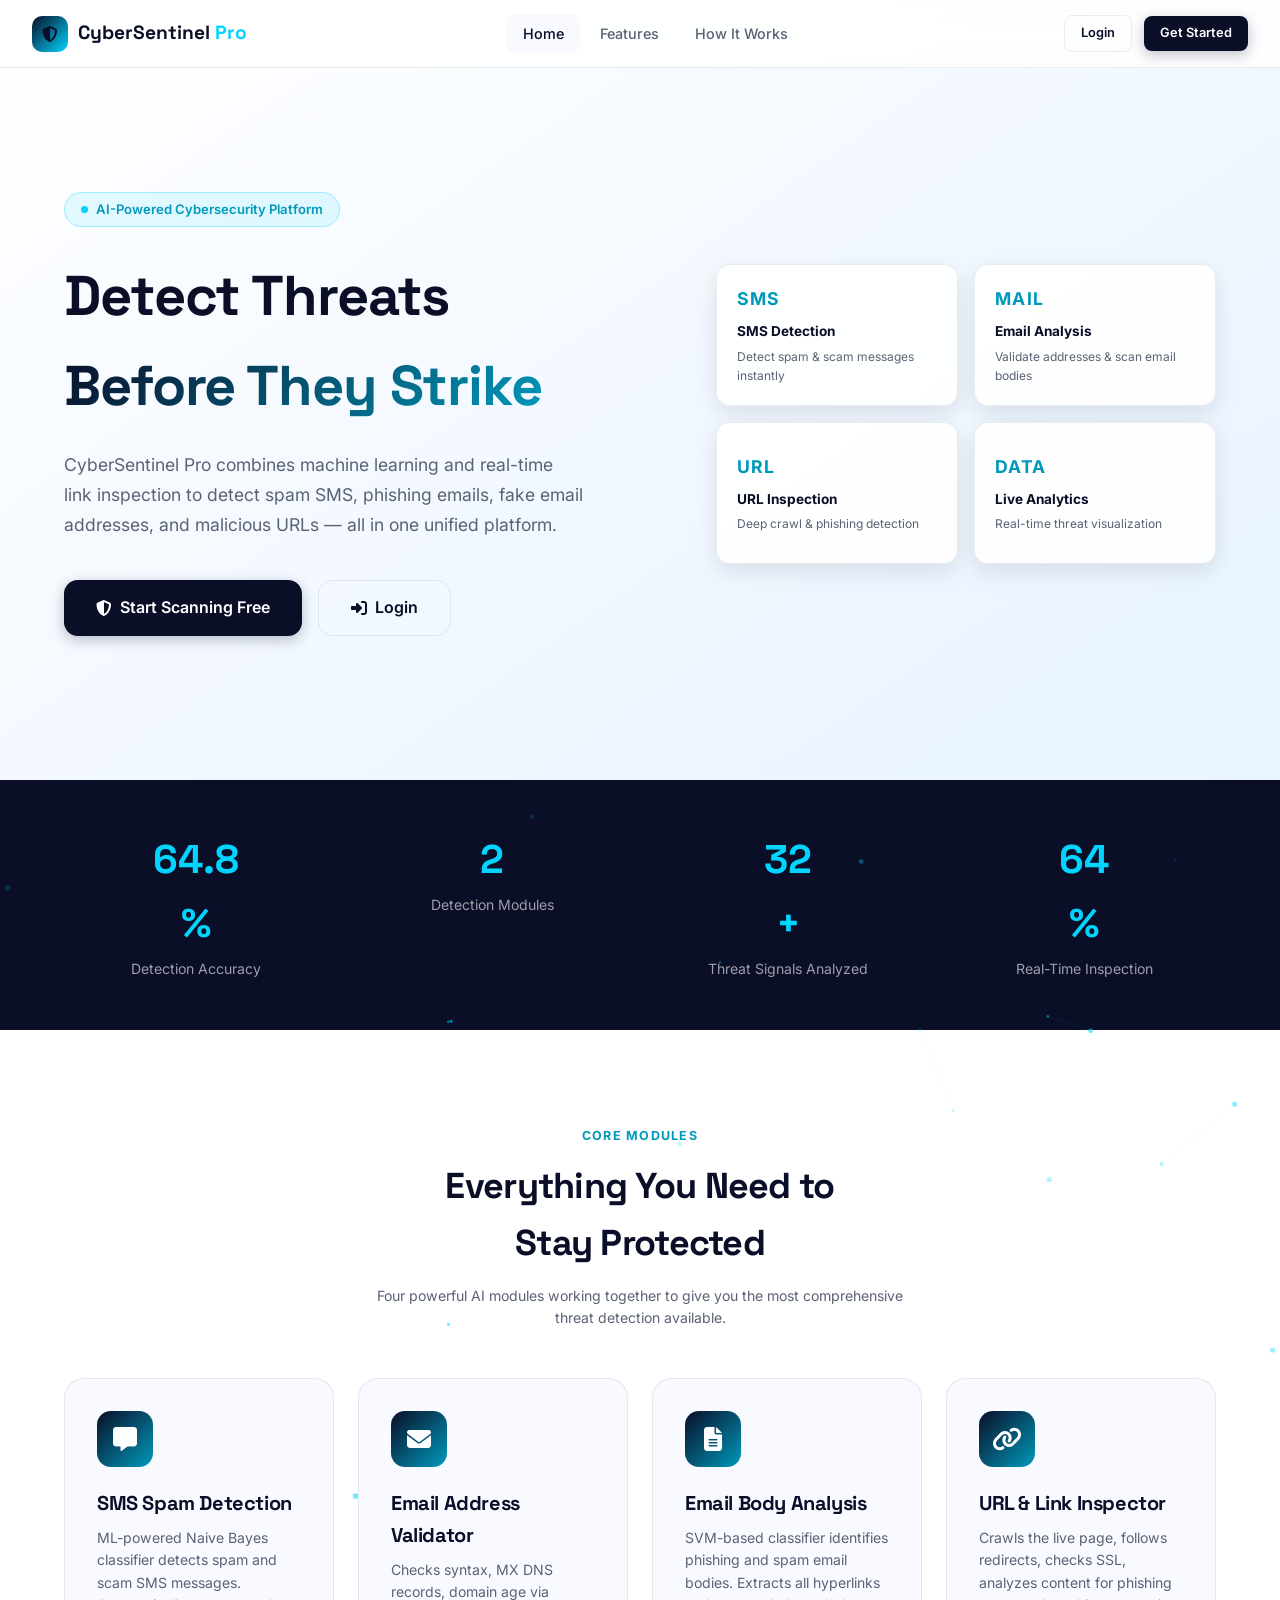
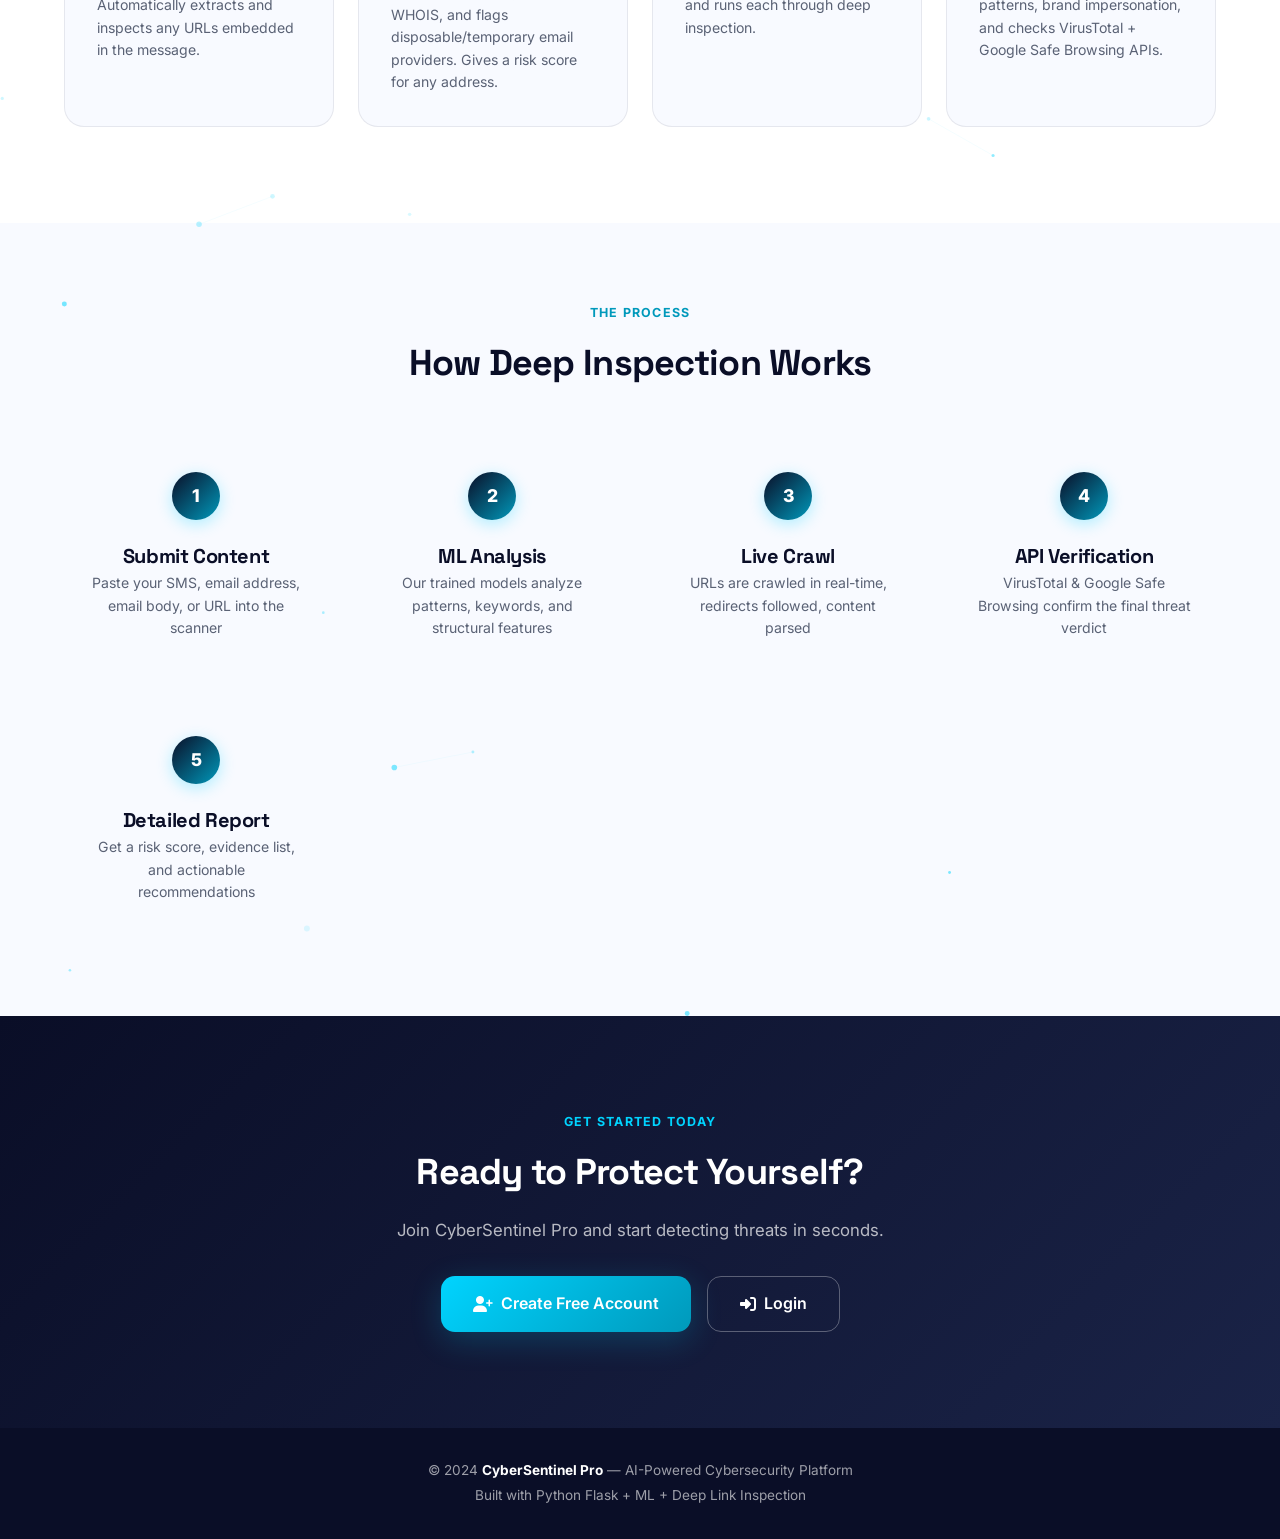
<file: frontend/index.html>
<!DOCTYPE html>
<html lang="en">
<head>
  <meta charset="UTF-8">
  <meta name="viewport" content="width=device-width, initial-scale=1.0">
  <title>CyberSentinel Pro — AI-Powered Threat Detection</title>
  <link rel="stylesheet" href="assets/css/main.css">
  <link rel="stylesheet" href="https://cdnjs.cloudflare.com/ajax/libs/font-awesome/6.5.0/css/all.min.css">
  <style>
    /* ── Hero ── */
    .hero {
      position: relative;
      min-height: min(780px, 100vh);
      display: flex;
      align-items: center;
      overflow: hidden;
      background: linear-gradient(145deg, #fff 0%, #f0f7ff 60%, #e8f4ff 100%);
    }
    .hero .container {
      width: 100%;
      display: grid;
      grid-template-columns: minmax(0, 1.08fr) minmax(380px, 0.92fr);
      align-items: center;
      gap: clamp(2rem, 5vw, 5rem);
      padding-top: 7rem;
      padding-bottom: 4rem;
    }
    .hero-content {
      position: relative;
      z-index: 1;
      max-width: 680px;
    }
    .hero-badge {
      display: inline-flex;
      align-items: center;
      gap: 8px;
      padding: 6px 16px;
      background: rgba(0,212,255,0.1);
      border: 1px solid rgba(0,212,255,0.3);
      border-radius: 100px;
      font-size: 0.82rem;
      font-weight: 600;
      color: var(--blue-dark);
      margin-bottom: 1.5rem;
      animation: fadeInDown 0.6s ease;
    }
    .hero-badge .dot {
      width: 7px; height: 7px;
      background: var(--blue);
      border-radius: 50%;
      animation: dotPulse 1.5s ease-in-out infinite;
    }
    @keyframes dotPulse {
      0%, 100% { transform: scale(1); opacity: 1; }
      50% { transform: scale(1.5); opacity: 0.6; }
    }
    .hero h1 {
      margin-bottom: 1.25rem;
      animation: fadeInUp 0.7s ease 0.1s both;
    }
    .hero-sub {
      font-size: 1.1rem;
      color: var(--text-secondary);
      max-width: 520px;
      margin-bottom: 2.5rem;
      line-height: 1.7;
      animation: fadeInUp 0.7s ease 0.2s both;
    }
    .hero-actions {
      display: flex;
      gap: 1rem;
      flex-wrap: wrap;
      animation: fadeInUp 0.7s ease 0.3s both;
    }
    .hero-visual {
      position: absolute;
      right: -5%;
      top: 50%;
      transform: translateY(-50%);
      width: 50%;
      max-width: 600px;
      z-index: 0;
      opacity: 0.06;
    }
    .hero-float {
      position: relative;
      width: 100%;
      max-width: 520px;
      justify-self: end;
      display: grid;
      grid-template-columns: 1fr 1fr;
      gap: 1rem;
      z-index: 1;
      animation: fadeInRight 0.8s ease 0.4s both;
    }
    .hero-card {
      background: rgba(255,255,255,0.9);
      backdrop-filter: blur(10px);
      border: 1px solid var(--border-soft);
      border-radius: var(--radius-md);
      padding: 1.25rem;
      box-shadow: var(--shadow-md);
      transition: transform 0.4s ease;
    }
    .hero-card:hover { transform: translateY(-6px); }
    .hero-card { min-height: 142px; display: flex; flex-direction: column; justify-content: center; }
    .hero-card-icon { font-size: 1.1rem; font-weight: 700; letter-spacing: 0.08em; color: var(--blue-dark); margin-bottom: 0.5rem; }
    .hero-card-title { font-size: 0.85rem; font-weight: 700; margin-bottom: 0.25rem; }
    .hero-card-desc { font-size: 0.75rem; color: var(--text-secondary); }

    /* ── Features ── */
    .section-label {
      font-size: 0.78rem;
      font-weight: 700;
      letter-spacing: 0.1em;
      text-transform: uppercase;
      color: var(--blue-dark);
      margin-bottom: 0.75rem;
    }
    .features { padding: 6rem 0; }
    .features-grid {
      display: grid;
      grid-template-columns: repeat(auto-fit, minmax(260px, 1fr));
      gap: 1.5rem;
      margin-top: 3rem;
    }
    .feature-card {
      padding: 2rem;
      border-radius: var(--radius-lg);
      border: 1px solid var(--border-soft);
      background: var(--bg-card);
      transition: all var(--transition);
      position: relative;
      overflow: hidden;
    }
    .feature-card::before {
      content: '';
      position: absolute;
      top: 0; left: 0; right: 0;
      height: 3px;
      background: linear-gradient(90deg, var(--navy), var(--blue));
      transform: scaleX(0);
      transition: transform var(--transition);
    }
    .feature-card:hover::before { transform: scaleX(1); }
    .feature-card:hover { transform: translateY(-6px); box-shadow: var(--shadow-lg); }
    .feature-icon {
      width: 56px; height: 56px;
      border-radius: var(--radius-md);
      background: linear-gradient(135deg, var(--navy), var(--blue-dark));
      display: flex; align-items: center; justify-content: center;
      font-size: 1.5rem;
      margin-bottom: 1.25rem;
      color: #fff;
    }

    /* ── Stats bar ── */
    .stats-bar {
      background: var(--navy);
      color: #fff;
      padding: 3rem 0;
    }
    .stats-row {
      display: grid;
      grid-template-columns: repeat(auto-fit, minmax(200px, 1fr));
      gap: 2rem;
      text-align: center;
    }
    .stats-row .num {
      font-size: 2.5rem;
      font-family: 'Space Grotesk', sans-serif;
      font-weight: 800;
      color: var(--blue);
      display: block;
    }
    .stats-row .lbl { font-size: 0.88rem; color: rgba(255,255,255,0.6); }

    /* ── How it works ── */
    .how-it-works { padding: 5rem 0; background: var(--bg-card); }
    .steps {
      display: grid;
      grid-template-columns: repeat(auto-fit, minmax(220px, 1fr));
      gap: 2rem;
      margin-top: 3rem;
      counter-reset: steps;
    }
    .step {
      text-align: center;
      padding: 2rem 1.5rem;
      position: relative;
    }
    .step-num {
      width: 48px; height: 48px;
      border-radius: 50%;
      background: linear-gradient(135deg, var(--navy), var(--blue-dark));
      color: #fff;
      font-size: 1.1rem;
      font-weight: 800;
      display: flex; align-items: center; justify-content: center;
      margin: 0 auto 1.25rem;
      box-shadow: 0 4px 16px rgba(0,212,255,0.3);
    }

    /* ── CTA ── */
    .cta-section {
      padding: 6rem 0;
      text-align: center;
      position: relative;
      overflow: hidden;
    }
    .cta-bg {
      position: absolute;
      inset: 0;
      background: linear-gradient(135deg, var(--navy) 0%, #1a2347 100%);
    }
    .cta-section .container { position: relative; z-index: 1; color: #fff; }
    .cta-section h2 { color: #fff; }
    .cta-section p { color: rgba(255,255,255,0.7); font-size: 1.05rem; margin: 1rem 0 2rem; }

    /* ── Footer ── */
    footer {
      background: var(--navy);
      color: rgba(255,255,255,0.6);
      padding: 2rem 0;
      text-align: center;
      font-size: 0.85rem;
    }
    footer strong { color: #fff; }

    @keyframes fadeInDown { from { opacity: 0; transform: translateY(-20px); } to { opacity: 1; transform: translateY(0); } }
    @keyframes fadeInUp { from { opacity: 0; transform: translateY(20px); } to { opacity: 1; transform: translateY(0); } }
    @keyframes fadeInRight { from { opacity: 0; transform: translateX(40px); } to { opacity: 1; transform: translateX(0); } }
    @media (max-width: 900px) {
      .hero .container {
        grid-template-columns: 1fr;
        gap: 3rem;
        padding-top: 8rem;
      }
      .hero-content { max-width: 720px; }
      .hero-float { justify-self: start; max-width: 620px; }
      .hero-visual { display: none; }
    }
    @media (max-width: 560px) {
      .hero .container { gap: 2rem; padding-top: 7rem; padding-bottom: 3rem; }
      .hero-sub { font-size: 1rem; margin-bottom: 1.75rem; }
      .hero-actions { gap: 0.75rem; }
      .hero-actions .btn { width: 100%; justify-content: center; }
      .hero-float { grid-template-columns: 1fr; gap: 0.75rem; }
      .hero-card { min-height: 116px; }
    }
  </style>
</head>
<body>

<!-- Navigation -->
<nav class="navbar" id="navbar">
  <div class="nav-logo">
    <div class="logo-icon"><i class="fas fa-shield-halved"></i></div>
    <span>CyberSentinel <span style="color:var(--blue)">Pro</span></span>
  </div>
  <div class="nav-links">
    <a href="index.html" class="nav-link active">Home</a>
    <a href="#features" class="nav-link">Features</a>
    <a href="#how" class="nav-link">How It Works</a>
  </div>
  <div class="nav-actions" id="nav-actions">
    <a href="login.html" class="btn btn-outline btn-sm">Login</a>
    <a href="register.html" class="btn btn-primary btn-sm">Get Started</a>
  </div>
</nav>

<!-- Canvas for particles -->
<canvas id="particles-canvas"></canvas>

<!-- HERO -->
<section class="hero">
  <div class="container">
    <div class="hero-content">
      <div class="hero-badge">
        <span class="dot"></span>
        AI-Powered Cybersecurity Platform
      </div>
      <h1>
        Detect Threats<br>
        <span class="gradient-text">Before They Strike</span>
      </h1>
      <p class="hero-sub">
        CyberSentinel Pro combines machine learning and real-time link inspection to detect spam SMS, phishing emails, fake email addresses, and malicious URLs — all in one unified platform.
      </p>
      <div class="hero-actions">
        <a href="register.html" class="btn btn-primary btn-lg btn-ripple">
          <i class="fas fa-shield-halved"></i> Start Scanning Free
        </a>
        <a href="login.html" class="btn btn-outline btn-lg">
          <i class="fas fa-sign-in-alt"></i> Login
        </a>
      </div>
    </div>
    <div class="hero-float" aria-label="CyberSentinel detection modules">
      <div class="hero-card reveal">
        <div class="hero-card-icon">SMS</div>
        <div class="hero-card-title">SMS Detection</div>
        <div class="hero-card-desc">Detect spam & scam messages instantly</div>
      </div>
      <div class="hero-card reveal reveal-delay-1">
        <div class="hero-card-icon">MAIL</div>
        <div class="hero-card-title">Email Analysis</div>
        <div class="hero-card-desc">Validate addresses & scan email bodies</div>
      </div>
      <div class="hero-card reveal reveal-delay-2">
        <div class="hero-card-icon">URL</div>
        <div class="hero-card-title">URL Inspection</div>
        <div class="hero-card-desc">Deep crawl & phishing detection</div>
      </div>
      <div class="hero-card reveal reveal-delay-3">
        <div class="hero-card-icon">DATA</div>
        <div class="hero-card-title">Live Analytics</div>
        <div class="hero-card-desc">Real-time threat visualization</div>
      </div>
    </div>
  </div>
</section>

<!-- STATS BAR -->
<div class="stats-bar">
  <div class="container">
    <div class="stats-row">
      <div>
        <span class="num counter" data-target="99.8">0</span><span class="num">%</span>
        <span class="lbl">Detection Accuracy</span>
      </div>
      <div>
        <span class="num counter" data-target="4">0</span>
        <span class="lbl">Detection Modules</span>
      </div>
      <div>
        <span class="num counter" data-target="50">0</span><span class="num">+</span>
        <span class="lbl">Threat Signals Analyzed</span>
      </div>
      <div>
        <span class="num counter" data-target="100">0</span><span class="num">%</span>
        <span class="lbl">Real-Time Inspection</span>
      </div>
    </div>
  </div>
</div>

<!-- FEATURES -->
<section class="features" id="features">
  <div class="container">
    <div class="text-center">
      <div class="section-label">Core Modules</div>
      <h2>Everything You Need to<br>Stay Protected</h2>
      <p class="text-muted mt-2" style="max-width:560px;margin:0.75rem auto 0;">Four powerful AI modules working together to give you the most comprehensive threat detection available.</p>
    </div>
    <div class="features-grid">
      <div class="feature-card reveal">
        <div class="feature-icon"><i class="fas fa-comment-alt"></i></div>
        <h3>SMS Spam Detection</h3>
        <p class="text-muted mt-1">ML-powered Naive Bayes classifier detects spam and scam SMS messages. Automatically extracts and inspects any URLs embedded in the message.</p>
      </div>
      <div class="feature-card reveal reveal-delay-1">
        <div class="feature-icon"><i class="fas fa-envelope"></i></div>
        <h3>Email Address Validator</h3>
        <p class="text-muted mt-1">Checks syntax, MX DNS records, domain age via WHOIS, and flags disposable/temporary email providers. Gives a risk score for any address.</p>
      </div>
      <div class="feature-card reveal reveal-delay-2">
        <div class="feature-icon"><i class="fas fa-file-lines"></i></div>
        <h3>Email Body Analysis</h3>
        <p class="text-muted mt-1">SVM-based classifier identifies phishing and spam email bodies. Extracts all hyperlinks and runs each through deep inspection.</p>
      </div>
      <div class="feature-card reveal reveal-delay-3">
        <div class="feature-icon"><i class="fas fa-link"></i></div>
        <h3>URL & Link Inspector</h3>
        <p class="text-muted mt-1">Crawls the live page, follows redirects, checks SSL, analyzes content for phishing patterns, brand impersonation, and checks VirusTotal + Google Safe Browsing APIs.</p>
      </div>
    </div>
  </div>
</section>

<!-- HOW IT WORKS -->
<section class="how-it-works" id="how">
  <div class="container">
    <div class="text-center">
      <div class="section-label">The Process</div>
      <h2>How Deep Inspection Works</h2>
    </div>
    <div class="steps">
      <div class="step reveal">
        <div class="step-num">1</div>
        <h3>Submit Content</h3>
        <p class="text-muted">Paste your SMS, email address, email body, or URL into the scanner</p>
      </div>
      <div class="step reveal reveal-delay-1">
        <div class="step-num">2</div>
        <h3>ML Analysis</h3>
        <p class="text-muted">Our trained models analyze patterns, keywords, and structural features</p>
      </div>
      <div class="step reveal reveal-delay-2">
        <div class="step-num">3</div>
        <h3>Live Crawl</h3>
        <p class="text-muted">URLs are crawled in real-time, redirects followed, content parsed</p>
      </div>
      <div class="step reveal reveal-delay-3">
        <div class="step-num">4</div>
        <h3>API Verification</h3>
        <p class="text-muted">VirusTotal & Google Safe Browsing confirm the final threat verdict</p>
      </div>
      <div class="step reveal reveal-delay-4">
        <div class="step-num">5</div>
        <h3>Detailed Report</h3>
        <p class="text-muted">Get a risk score, evidence list, and actionable recommendations</p>
      </div>
    </div>
  </div>
</section>

<!-- CTA -->
<section class="cta-section">
  <div class="cta-bg"></div>
  <div class="container">
    <div class="section-label" style="color:var(--blue);">Get Started Today</div>
    <h2>Ready to Protect Yourself?</h2>
    <p>Join CyberSentinel Pro and start detecting threats in seconds.</p>
    <div style="display:flex;gap:1rem;justify-content:center;flex-wrap:wrap;">
      <a href="register.html" class="btn btn-blue btn-lg btn-ripple">
        <i class="fas fa-user-plus"></i> Create Free Account
      </a>
      <a href="login.html" class="btn btn-outline btn-lg" style="border-color:rgba(255,255,255,0.3);color:#fff;">
        <i class="fas fa-sign-in-alt"></i> Login
      </a>
    </div>
  </div>
</section>

<!-- Footer -->
<footer>
  <div class="container">
    <p>© 2024 <strong>CyberSentinel Pro</strong> — AI-Powered Cybersecurity Platform</p>
    <p style="margin-top:4px;">Built with Python Flask + ML + Deep Link Inspection</p>
  </div>
</footer>

<!-- Toast Container -->
<div id="toast-container"></div>

<script src="assets/js/auth.js"></script>
<script src="assets/js/animations.js"></script>
<script>
  // Counter animation
  function animateCounter(el) {
    const target = parseFloat(el.dataset.target);
    const duration = 1800;
    const step = target / (duration / 16);
    let current = 0;
    const timer = setInterval(() => {
      current += step;
      if (current >= target) { current = target; clearInterval(timer); }
      el.textContent = Number.isInteger(target) ? Math.floor(current) : current.toFixed(1);
    }, 16);
  }
  const counters = document.querySelectorAll('.counter');
  const observer = new IntersectionObserver(entries => {
    entries.forEach(e => { if (e.isIntersecting) { animateCounter(e.target); observer.unobserve(e.target); } });
  }, { threshold: 0.5 });
  counters.forEach(c => observer.observe(c));

  // Update nav based on auth
  const uta = document.getElementById('nav-actions');
  const utoken = localStorage.getItem('Utoken');
  const atoken = localStorage.getItem('Atoken');
  if (utoken) {
    uta.innerHTML = `<a href="dashboard.html" class="btn btn-outline btn-sm">Dashboard</a><a href="scan.html" class="btn btn-primary btn-sm"><i class="fas fa-search"></i> Scan</a>`;
  } else if (atoken) {
    uta.innerHTML = `<a href="admin.html" class="btn btn-primary btn-sm"><i class="fas fa-crown"></i> Admin Panel</a>`;
  }
</script>
</body>
</html>
</file>
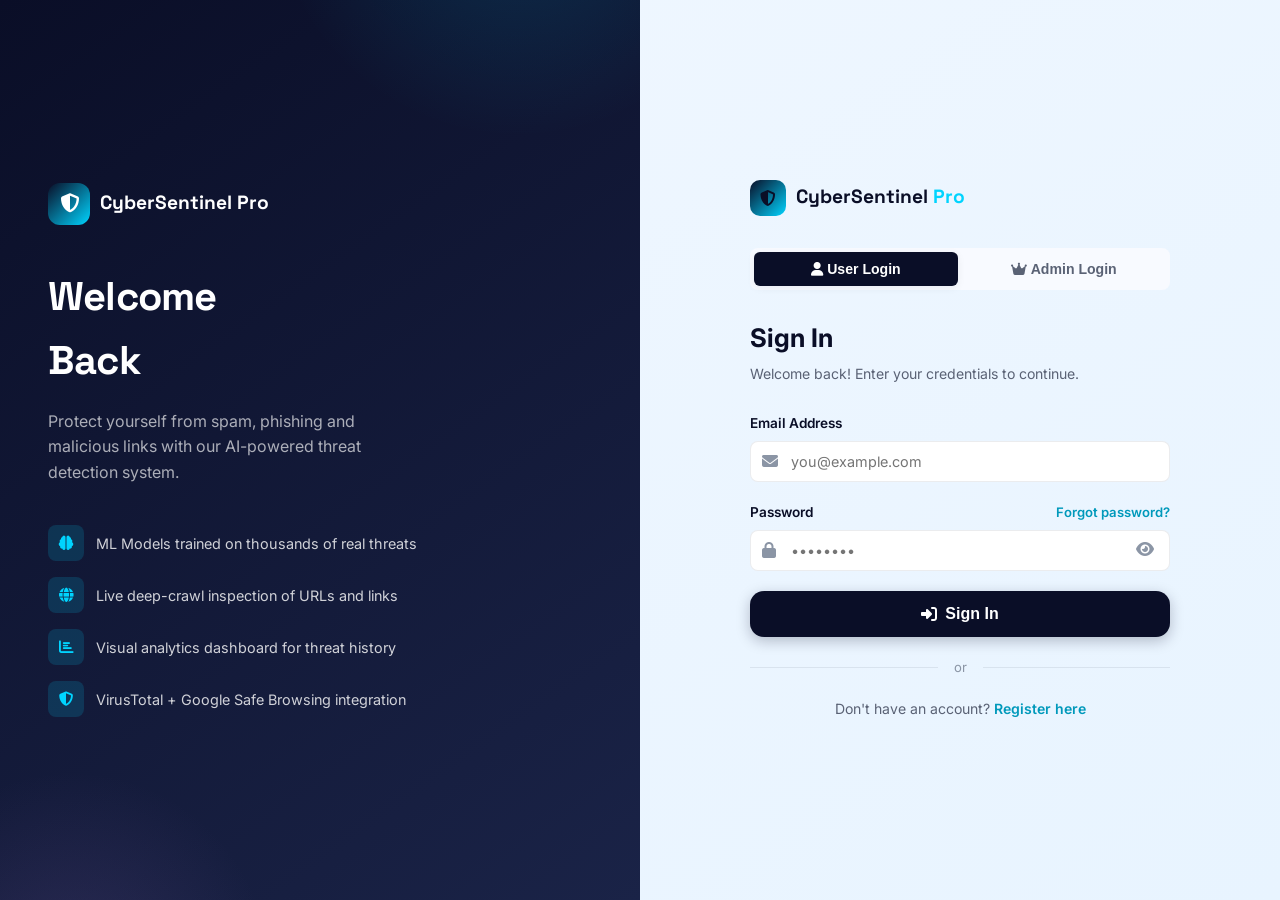
<file: frontend/history.html>
<!DOCTYPE html>
<html lang="en">
<head>
  <meta charset="UTF-8">
  <meta name="viewport" content="width=device-width, initial-scale=1.0">
  <title>Scan History — CyberSentinel Pro</title>
  <link rel="stylesheet" href="assets/css/main.css">
  <link rel="stylesheet" href="assets/css/dashboard.css">
  <link rel="stylesheet" href="https://cdnjs.cloudflare.com/ajax/libs/font-awesome/6.5.0/css/all.min.css">
  <style>
    .filter-bar { display:flex; gap:0.75rem; flex-wrap:wrap; align-items:center; margin-bottom:1.25rem; }
    .filter-btn { padding:6px 16px; border-radius:100px; font-size:0.82rem; font-weight:600; cursor:pointer; border:1.5px solid var(--border-soft); background:transparent; color:var(--text-secondary); transition:all var(--transition); }
    .filter-btn.active, .filter-btn:hover { background:var(--navy); color:#fff; border-color:var(--navy); }
    .search-wrap { flex:1; min-width:200px; position:relative; }
    .search-wrap input { width:100%; padding:8px 12px 8px 36px; border:1.5px solid var(--border-soft); border-radius:100px; font-size:0.85rem; outline:none; transition:all var(--transition); }
    .search-wrap input:focus { border-color:var(--blue); box-shadow:0 0 0 3px var(--blue-glow); }
    .search-wrap .si { position:absolute; left:12px; top:50%; transform:translateY(-50%); color:var(--text-light); }
    .detail-row { background:var(--bg-card); }
    .detail-row td { padding:0.75rem 1.25rem; }
  </style>
</head>
<body>

<!-- Navbar -->
<nav class="navbar" id="navbar">
  <div class="nav-logo">
    <div class="logo-icon"><i class="fas fa-shield-halved"></i></div>
    <span>CyberSentinel <span style="color:var(--blue)">Pro</span></span>
  </div>
  <div class="nav-links">
    <a href="dashboard.html" class="nav-link">Dashboard</a>
    <a href="scan.html" class="nav-link">Scanner</a>
    <a href="history.html" class="nav-link active">History</a>
  </div>
  <div class="nav-actions">
    <span id="user-name-nav" class="text-muted" style="font-size:0.85rem;"></span>
    <a href="scan.html" class="btn btn-primary btn-sm"><i class="fas fa-search"></i> New Scan</a>
  </div>
</nav>

<div class="container pt-nav" style="padding-top:90px;padding-bottom:3rem;">
  <div style="padding:1.5rem 0 1rem;">
    <h1 style="font-size:1.75rem;">Scan History</h1>
    <p class="text-muted">All your past threat detection results in one place.</p>
  </div>

  <!-- Filters -->
  <div class="filter-bar">
    <div class="search-wrap">
      <i class="fas fa-search si"></i>
      <input type="text" id="search-input" placeholder="Search by content, verdict..." oninput="filterScans()">
    </div>
    <button class="filter-btn active" data-filter="all" onclick="setFilter('all',this)">All</button>
    <button class="filter-btn" data-filter="sms" onclick="setFilter('sms',this)">SMS</button>
    <button class="filter-btn" data-filter="email_address" onclick="setFilter('email_address',this)">Email Addr</button>
    <button class="filter-btn" data-filter="email_body" onclick="setFilter('email_body',this)">Email Body</button>
    <button class="filter-btn" data-filter="url" onclick="setFilter('url',this)">URL</button>
    <button class="filter-btn" data-filter="threats" onclick="setFilter('threats',this)" style="border-color:rgba(255,71,87,0.3);color:var(--danger);">Threats Only</button>
  </div>

  <!-- Table -->
  <div class="chart-card">
    <div class="table-wrap" id="history-table">
      <div class="empty-state"><div class="empty-icon">⏳</div><p>Loading history...</p></div>
    </div>
    <div id="no-results" class="empty-state hidden">
      <div class="empty-icon"><i class="fas fa-magnifying-glass"></i></div>
      <p>No scans match your search or filter.</p>
      <a href="scan.html" class="btn btn-primary mt-2">Run a New Scan</a>
    </div>
  </div>
</div>

<div id="toast-container"></div>
<script src="assets/js/auth.js"></script>
<script src="assets/js/api.js"></script>
<script src="assets/js/animations.js"></script>
<script>
  if (!requireAuth()) {}
  else loadHistory();

  let allScans = [];
  let currentFilter = 'all';

  async function loadHistory() {
    const user = getUserData();
    if (user.name) document.getElementById('user-name-nav').textContent = `Hi, ${user.name.split(' ')[0]}`;
    try {
      const res = await API.get('/api/user/history');
      const data = await res.json();
      if (!data.success) throw new Error(data.message);
      allScans = data.scans;
      renderTable(allScans);
    } catch(e) {
      document.getElementById('history-table').innerHTML = `<div class="empty-state"><p>Error: ${e.message}</p></div>`;
    }
  }

  const iconMap = { sms:'SMS', email_address:'EMAIL', email_body:'BODY', url:'URL' };
  const threatVerdicts = ['DANGEROUS','PHISHING','SPAM','FAKE','DISPOSABLE','INVALID'];

  function setFilter(filter, btn) {
    currentFilter = filter;
    document.querySelectorAll('.filter-btn').forEach(b => b.classList.remove('active'));
    btn.classList.add('active');
    filterScans();
  }

  function filterScans() {
    const q = document.getElementById('search-input').value.toLowerCase();
    let filtered = allScans;
    if (currentFilter === 'threats') filtered = filtered.filter(s => threatVerdicts.includes(s.verdict));
    else if (currentFilter !== 'all') filtered = filtered.filter(s => s.scan_type === currentFilter);
    if (q) filtered = filtered.filter(s => s.input_text.toLowerCase().includes(q) || (s.verdict||'').toLowerCase().includes(q));
    renderTable(filtered);
  }

  function renderTable(scans) {
    const wrap = document.getElementById('history-table');
    const noRes = document.getElementById('no-results');
    if (!scans.length) {
      wrap.innerHTML = '';
      noRes.classList.remove('hidden');
      return;
    }
    noRes.classList.add('hidden');
    const rows = scans.map(s => {
      const v = s.verdict||'';
      const cls = threatVerdicts.includes(v)?'badge-dangerous':v==='SUSPICIOUS'?'badge-suspicious':'badge-safe';
      const date = new Date(s.created_at).toLocaleDateString('en',{month:'short',day:'numeric',year:'numeric',hour:'2-digit',minute:'2-digit'});
      return `<tr onclick="toggleDetail(${s.id}, this)" style="cursor:pointer;">
        <td><span style="font-size:0.8rem;font-weight:700;">${iconMap[s.scan_type]||'SCAN'}</span> <span style="font-size:0.8rem;text-transform:uppercase;font-weight:600;color:var(--text-secondary);">${s.scan_type.replace('_',' ')}</span></td>
        <td style="max-width:300px;overflow:hidden;text-overflow:ellipsis;white-space:nowrap;font-size:0.85rem;" title="${s.input_text}">${s.input_text}</td>
        <td><span class="badge ${cls}">${v}</span></td>
        <td>
          <div style="display:flex;align-items:center;gap:6px;">
            <div style="width:60px;height:6px;background:var(--border-soft);border-radius:3px;overflow:hidden;"><div style="width:${s.risk_score||0}%;height:100%;background:${(s.risk_score||0)>=65?'var(--danger)':(s.risk_score||0)>=35?'var(--warning)':'var(--success)'};border-radius:3px;"></div></div>
            <span style="font-size:0.8rem;font-weight:600;">${s.risk_score||0}</span>
          </div>
        </td>
        <td style="font-size:0.8rem;color:var(--text-light);">${date}</td>
      </tr>
      <tr id="detail-${s.id}" class="detail-row hidden">
        <td colspan="5">
          <div style="padding:0.5rem 0;">
            <strong style="font-size:0.82rem;color:var(--text-secondary);">Full Content:</strong>
            <div style="font-size:0.82rem;margin-top:4px;padding:8px;background:#fff;border-radius:6px;border:1px solid var(--border-soft);word-break:break-word;max-height:120px;overflow-y:auto;">${escHtml(s.input_text)}</div>
            ${s.details && Object.keys(s.details).length ? `
            <div style="margin-top:8px;display:flex;flex-wrap:wrap;gap:6px;">
              ${Object.entries(s.details).filter(([k]) => !['verdict','confidence','risk_score','extracted_urls','link_inspections'].includes(k)).slice(0,6).map(([k,v]) =>
                `<span style="font-size:0.75rem;padding:3px 8px;background:var(--bg-card);border-radius:4px;border:1px solid var(--border-soft);">
                  <strong>${k.replace(/_/g,' ')}:</strong> ${typeof v === 'object' ? JSON.stringify(v).slice(0,40) : String(v).slice(0,40)}
                </span>`
              ).join('')}
            </div>` : ''}
          </div>
        </td>
      </tr>`;
    }).join('');
    wrap.innerHTML = `<table><thead><tr><th>Type</th><th>Content</th><th>Verdict</th><th>Risk</th><th>Scanned</th></tr></thead><tbody>${rows}</tbody></table>`;
  }

  function toggleDetail(id, row) {
    const det = document.getElementById('detail-' + id);
    det.classList.toggle('hidden');
  }

  function escHtml(str) {
    return (str||'').replace(/&/g,'&amp;').replace(/</g,'&lt;').replace(/>/g,'&gt;');
  }
</script>
</body>
</html>
</file>
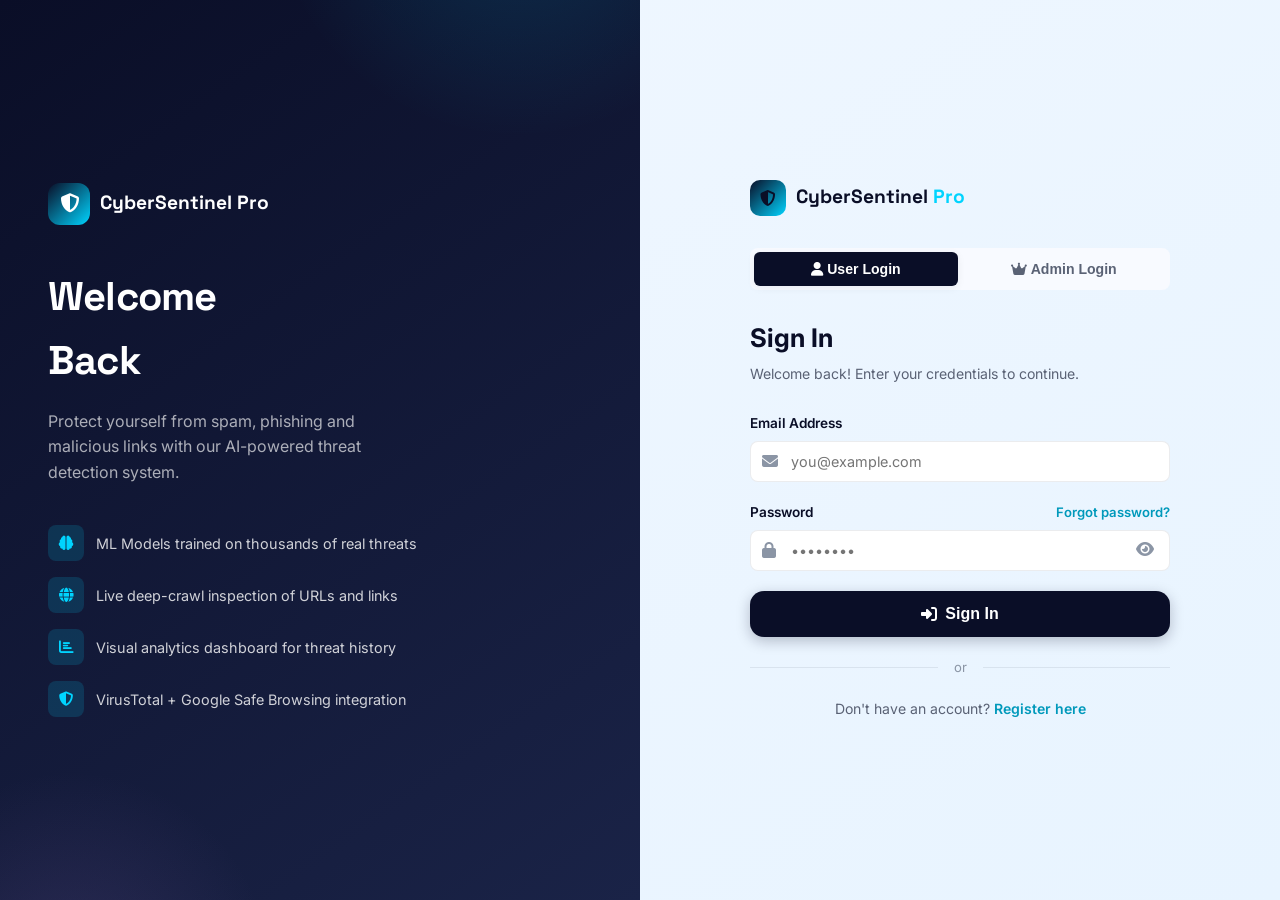
<file: frontend/login.html>
<!DOCTYPE html>
<html lang="en">

<head>
  <meta charset="UTF-8">
  <meta name="viewport" content="width=device-width, initial-scale=1.0">
  <title>Login — CyberSentinel Pro</title>
  <link rel="stylesheet" href="assets/css/main.css">
  <link rel="stylesheet" href="https://cdnjs.cloudflare.com/ajax/libs/font-awesome/6.5.0/css/all.min.css">
  <style>
    body {
      min-height: 100vh;
      display: flex;
      align-items: center;
      background: linear-gradient(145deg, #f0f7ff 0%, #e8f4ff 100%);
    }

    .login-wrapper {
      width: 100%;
      min-height: 100vh;
      display: grid;
      grid-template-columns: 1fr 1fr;
    }

    .login-left {
      background: linear-gradient(145deg, var(--navy) 0%, #1a2347 100%);
      padding: 3rem;
      display: flex;
      flex-direction: column;
      justify-content: center;
      position: relative;
      overflow: hidden;
      color: #fff;
    }

    .login-left::before {
      content: '';
      position: absolute;
      top: -40%;
      right: -20%;
      width: 500px;
      height: 500px;
      background: radial-gradient(circle, rgba(0, 212, 255, 0.15) 0%, transparent 70%);
      border-radius: 50%;
    }

    .login-left::after {
      content: '';
      position: absolute;
      bottom: -30%;
      left: -20%;
      width: 400px;
      height: 400px;
      background: radial-gradient(circle, rgba(123, 94, 167, 0.2) 0%, transparent 70%);
      border-radius: 50%;
    }

    .login-left-content {
      position: relative;
      z-index: 1;
    }

    .login-left h1 {
      font-size: 2.5rem;
      margin-bottom: 1rem;
    }

    .login-left p {
      color: rgba(255, 255, 255, 0.65);
      font-size: 1rem;
      margin-bottom: 2.5rem;
      max-width: 380px;
    }

    .feature-list {
      list-style: none;
      display: flex;
      flex-direction: column;
      gap: 1rem;
    }

    .feature-list li {
      display: flex;
      align-items: center;
      gap: 12px;
      font-size: 0.9rem;
      color: rgba(255, 255, 255, 0.8);
    }

    .feature-list li .icon {
      width: 36px;
      height: 36px;
      background: rgba(0, 212, 255, 0.15);
      border-radius: 8px;
      display: flex;
      align-items: center;
      justify-content: center;
      color: var(--blue);
      flex-shrink: 0;
    }

    .login-right {
      display: flex;
      align-items: center;
      justify-content: center;
      padding: 2rem;
    }

    .login-box {
      width: 100%;
      max-width: 420px;
    }

    .login-box .logo-row {
      display: flex;
      align-items: center;
      gap: 10px;
      font-family: 'Space Grotesk', sans-serif;
      font-weight: 700;
      font-size: 1.2rem;
      margin-bottom: 2rem;
    }

    .login-box .logo-icon {
      width: 36px;
      height: 36px;
      background: linear-gradient(135deg, var(--navy), var(--blue));
      border-radius: 10px;
      display: flex;
      align-items: center;
      justify-content: center;
      font-size: 1rem;
    }

    /* Tab switcher */
    .tab-switcher {
      display: flex;
      gap: 4px;
      background: var(--bg-card);
      border-radius: var(--radius-sm);
      padding: 4px;
      margin-bottom: 1.75rem;
    }

    .tab-btn {
      flex: 1;
      padding: 9px;
      border: none;
      cursor: pointer;
      border-radius: calc(var(--radius-sm) - 2px);
      font-size: 0.88rem;
      font-weight: 600;
      background: transparent;
      color: var(--text-secondary);
      transition: all var(--transition);
    }

    .tab-btn.active {
      background: var(--navy);
      color: #fff;
      box-shadow: var(--shadow-sm);
    }

    .login-title {
      font-size: 1.6rem;
      font-weight: 700;
      margin-bottom: 0.25rem;
    }

    .login-sub {
      color: var(--text-secondary);
      font-size: 0.88rem;
      margin-bottom: 1.75rem;
    }

    .divider-or {
      display: flex;
      align-items: center;
      gap: 1rem;
      margin: 1.25rem 0;
      color: var(--text-light);
      font-size: 0.82rem;
    }

    .divider-or::before,
    .divider-or::after {
      content: '';
      flex: 1;
      height: 1px;
      background: var(--border-soft);
    }

    .forgot-link {
      font-size: 0.82rem;
      color: var(--blue-dark);
      float: right;
    }

    .forgot-link:hover {
      text-decoration: underline;
    }

    @media (max-width: 768px) {
      .login-wrapper {
        grid-template-columns: 1fr;
      }

      .login-left {
        display: none;
      }
    }

    /* Floating label effect */
    .form-group .float-wrap {
      position: relative;
    }

    .float-wrap .form-input {
      padding-top: 18px;
      padding-bottom: 6px;
    }

    .float-label {
      position: absolute;
      top: 50%;
      left: 14px;
      transform: translateY(-50%);
      font-size: 0.88rem;
      color: var(--text-light);
      pointer-events: none;
      transition: all 0.2s ease;
    }

    .float-wrap .form-input:focus+.float-label,
    .float-wrap .form-input:not(:placeholder-shown)+.float-label {
      top: 10px;
      font-size: 0.72rem;
      color: var(--blue-dark);
      font-weight: 600;
    }

    .float-wrap .form-input {
      padding-top: 20px;
      padding-bottom: 6px;
    }

    /* Password toggle */
    .pw-toggle {
      position: absolute;
      right: 12px;
      top: 50%;
      transform: translateY(-50%);
      cursor: pointer;
      color: var(--text-light);
      padding: 4px;
    }

    .pw-toggle:hover {
      color: var(--navy);
    }

    /* Admin badge */
    .admin-badge {
      display: inline-flex;
      align-items: center;
      gap: 6px;
      padding: 4px 12px;
      border-radius: 100px;
      background: rgba(255, 165, 2, 0.1);
      color: #b36b00;
      font-size: 0.8rem;
      font-weight: 600;
      margin-bottom: 1rem;
    }
  </style>
</head>

<body>

  <div class="login-wrapper">
    <!-- Left Panel -->
    <div class="login-left">
      <div class="login-left-content">
        <div style="display:flex;align-items:center;gap:10px;margin-bottom:2.5rem;">
          <div class="logo-icon"
            style="width:42px;height:42px;background:linear-gradient(135deg,var(--navy),var(--blue));border-radius:12px;display:flex;align-items:center;justify-content:center;font-size:1.2rem;">
            <i class="fas fa-shield-halved"></i></div>
          <span style="font-family:'Space Grotesk',sans-serif;font-weight:700;font-size:1.2rem;">CyberSentinel
            Pro</span>
        </div>
        <h1>Welcome<br>Back</h1>
        <p>Protect yourself from spam, phishing and malicious links with our AI-powered threat detection system.</p>
        <ul class="feature-list">
          <li>
            <div class="icon"><i class="fas fa-brain"></i></div><span>ML Models trained on thousands of real
              threats</span>
          </li>
          <li>
            <div class="icon"><i class="fas fa-globe"></i></div><span>Live deep-crawl inspection of URLs and
              links</span>
          </li>
          <li>
            <div class="icon"><i class="fas fa-chart-bar"></i></div><span>Visual analytics dashboard for threat
              history</span>
          </li>
          <li>
            <div class="icon"><i class="fas fa-shield-alt"></i></div><span>VirusTotal + Google Safe Browsing
              integration</span>
          </li>
        </ul>
      </div>
    </div>

    <!-- Right Panel -->
    <div class="login-right">
      <div class="login-box">
        <div class="logo-row">
          <div class="logo-icon"><i class="fas fa-shield-halved"></i></div>
          <span>CyberSentinel <span style="color:var(--blue)">Pro</span></span>
        </div>

        <!-- Tab Switcher -->
        <div class="tab-switcher">
          <button class="tab-btn active" id="tab-user" onclick="switchTab('user')">
            <i class="fas fa-user"></i> User Login
          </button>
          <button class="tab-btn" id="tab-admin" onclick="switchTab('admin')">
            <i class="fas fa-crown"></i> Admin Login
          </button>
        </div>

        <div id="user-form-area">
          <div class="login-title">Sign In</div>
          <div class="login-sub">Welcome back! Enter your credentials to continue.</div>
        </div>
        <div id="admin-form-area" class="hidden">
          <div class="admin-badge"><i class="fas fa-crown"></i> Admin Access</div>
          <div class="login-title">Admin Login</div>
          <div class="login-sub">Restricted access. Admin credentials required.</div>
        </div>

        <div id="alert-area"></div>

        <form id="login-form" novalidate>
          <div class="form-group">
            <label class="form-label">Email Address</label>
            <div class="input-icon-wrap">
              <i class="input-icon fas fa-envelope"></i>
              <input type="email" class="form-input" id="email" placeholder="you@example.com" required
                autocomplete="email">
            </div>
            <div class="form-error hidden" id="email-err">Please enter a valid email</div>
          </div>

          <div class="form-group">
            <label class="form-label">
              Password
              <a href="#" class="forgot-link">Forgot password?</a>
            </label>
            <div class="input-icon-wrap" style="position:relative;">
              <i class="input-icon fas fa-lock"></i>
              <input type="password" class="form-input" id="password" placeholder="••••••••" required
                autocomplete="current-password">
              <span class="pw-toggle" onclick="togglePw()"><i class="fas fa-eye" id="pw-eye"></i></span>
            </div>
            <div class="form-error hidden" id="pw-err">Password is required</div>
          </div>

          <button type="submit" class="btn btn-primary btn-block btn-lg btn-ripple" id="login-btn">
            <i class="fas fa-sign-in-alt"></i>
            <span id="btn-label">Sign In</span>
          </button>
        </form>

        <div class="divider-or">or</div>

        <p style="text-align:center;font-size:0.88rem;color:var(--text-secondary);">
          Don't have an account?
          <a href="register.html" style="color:var(--blue-dark);font-weight:600;">Register here</a>
        </p>
      </div>
    </div>
  </div>

  <div id="toast-container"></div>
  <script src="assets/js/auth.js"></script>
  <script src="assets/js/api.js"></script>
  <script src="assets/js/animations.js"></script>
  <script>
    let currentTab = 'user';

    function switchTab(tab) {
      currentTab = tab;
      document.getElementById('tab-user').classList.toggle('active', tab === 'user');
      document.getElementById('tab-admin').classList.toggle('active', tab === 'admin');
      document.getElementById('user-form-area').classList.toggle('hidden', tab !== 'user');
      document.getElementById('admin-form-area').classList.toggle('hidden', tab !== 'admin');
      document.getElementById('btn-label').textContent = tab === 'admin' ? 'Admin Sign In' : 'Sign In';
      document.getElementById('alert-area').innerHTML = '';
    }

    function togglePw() {
      const pw = document.getElementById('password');
      const eye = document.getElementById('pw-eye');
      if (pw.type === 'password') { 
        pw.type = 'text'; 
        eye.className = 'fas fa-eye-slash'; 
      } else { 
        pw.type = 'password'; 
        eye.className = 'fas fa-eye'; 
      }
    }

    document.getElementById('login-form').addEventListener('submit', async (e) => {
      e.preventDefault();
      const email = document.getElementById('email').value.trim();
      const password = document.getElementById('password').value;
      const alertArea = document.getElementById('alert-area');
      const btn = document.getElementById('login-btn');

      if (!email || !password) {
        alertArea.innerHTML = `<div class="alert alert-danger"><i class="fas fa-exclamation-circle"></i> Please fill in all fields.</div>`;
        return;
      }

      btn.disabled = true;
      btn.innerHTML = `<span class="spinner"></span> Signing in...`;

      try {
        const res = await API.post('/api/auth/login', { email, password, role: currentTab });
        const data = await res.json();
        if (!res.ok || !data.success) throw new Error(data.message || 'Login failed');

        if (data.token_name === 'Atoken') {
          sessionStorage.setItem('Atoken', data.token);
          sessionStorage.setItem('admin_data', JSON.stringify(data.user));

          showToast('Admin login successful! Redirecting...', 'success');
          setTimeout(() => window.location.href = 'admin.html', 1000);
        } else {
          sessionStorage.setItem('Utoken', data.token);
          sessionStorage.setItem('user_data', JSON.stringify(data.user));

          showToast('Welcome back! Redirecting...', 'success');
          setTimeout(() => window.location.href = 'dashboard.html', 1000);
        }
      } catch (err) {
        alertArea.innerHTML = `<div class="alert alert-danger"><i class="fas fa-exclamation-circle"></i> ${err.message}</div>`;
        btn.disabled = false;
        btn.innerHTML = `<i class="fas fa-sign-in-alt"></i> <span id="btn-label">${currentTab === 'admin' ? 'Admin Sign In' : 'Sign In'}</span>`;
      }
    });

    // Ripple effect
    document.querySelectorAll('.btn-ripple').forEach(btn => {
      btn.addEventListener('click', function (e) {
        const ripple = document.createElement('span');
        ripple.className = 'ripple-wave';
        const rect = this.getBoundingClientRect();
        const size = Math.max(rect.width, rect.height);
        ripple.style.cssText = `width:${size}px;height:${size}px;left:${e.clientX - rect.left - size / 2}px;top:${e.clientY - rect.top - size / 2}px`;
        this.appendChild(ripple);
        setTimeout(() => ripple.remove(), 600);
      });
    });
  </script>
</body>

</html>
</file>
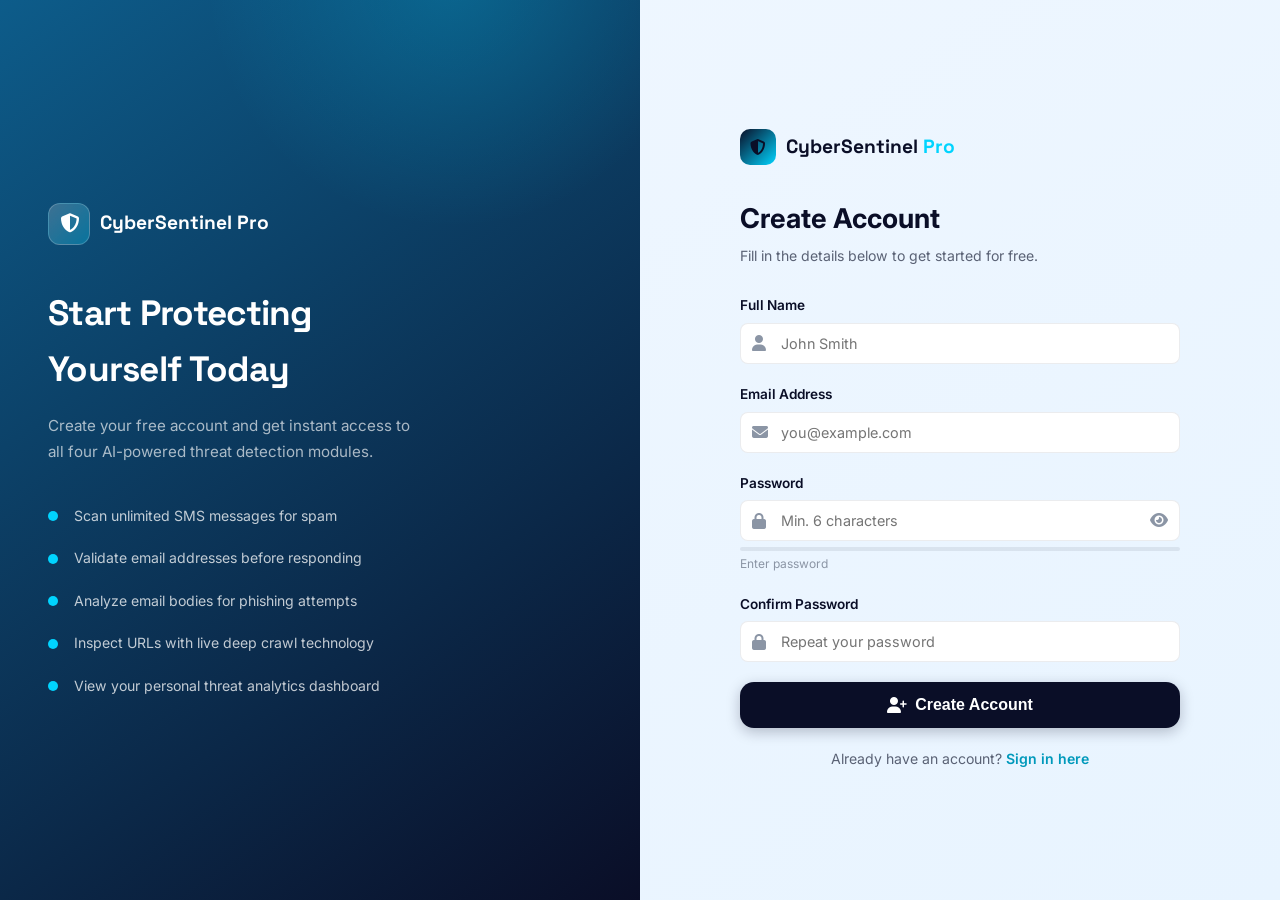
<file: frontend/register.html>
<!DOCTYPE html>
<html lang="en">
<head>
  <meta charset="UTF-8">
  <meta name="viewport" content="width=device-width, initial-scale=1.0">
  <title>Register — CyberSentinel Pro</title>
  <link rel="stylesheet" href="assets/css/main.css">
  <link rel="stylesheet" href="https://cdnjs.cloudflare.com/ajax/libs/font-awesome/6.5.0/css/all.min.css">
  <style>
    body { min-height: 100vh; display: flex; align-items: center; background: linear-gradient(145deg,#f0f7ff 0%,#e8f4ff 100%); }
    .reg-wrapper { width: 100%; min-height: 100vh; display: grid; grid-template-columns: 1fr 1fr; }
    .reg-left {
      background: linear-gradient(145deg, #0d5c8a 0%, var(--navy) 100%);
      padding: 3rem;
      display: flex; flex-direction: column; justify-content: center;
      position: relative; overflow: hidden; color: #fff;
    }
    .reg-left::before {
      content: ''; position: absolute; top: -30%; right: -10%;
      width: 500px; height: 500px;
      background: radial-gradient(circle, rgba(0,212,255,0.2) 0%, transparent 70%);
      border-radius: 50%;
    }
    .reg-left-content { position: relative; z-index: 1; }
    .step-guide { margin-top: 2.5rem; display: flex; flex-direction: column; gap: 1.25rem; }
    .sg-item { display: flex; align-items: center; gap: 1rem; }
    .sg-dot { width: 10px; height: 10px; border-radius: 50%; background: var(--blue); flex-shrink: 0; }
    .sg-text { font-size: 0.88rem; color: rgba(255,255,255,0.75); }
    .reg-right { display: flex; align-items: center; justify-content: center; padding: 2rem; }
    .reg-box { width: 100%; max-width: 440px; }
    .reg-title { font-size: 1.7rem; font-weight: 700; margin-bottom: 0.25rem; }
    .reg-sub { color: var(--text-secondary); font-size: 0.88rem; margin-bottom: 1.75rem; }
    .pw-strength { height: 4px; border-radius: 2px; margin-top: 6px; background: var(--border-soft); overflow: hidden; }
    .pw-strength-bar { height: 100%; border-radius: 2px; transition: width 0.4s ease, background 0.4s ease; width: 0%; }
    .strength-label { font-size: 0.75rem; color: var(--text-light); margin-top: 3px; }
    @media (max-width: 768px) { .reg-wrapper { grid-template-columns: 1fr; } .reg-left { display: none; } }
    .logo-row { display:flex;align-items:center;gap:10px;font-family:'Space Grotesk',sans-serif;font-weight:700;font-size:1.2rem;margin-bottom:2rem; }
    .logo-icon { width:36px;height:36px;background:linear-gradient(135deg,var(--navy),var(--blue));border-radius:10px;display:flex;align-items:center;justify-content:center;font-size:1rem; }
    .pw-toggle { position: absolute; right: 12px; top: 50%; transform: translateY(-50%); cursor: pointer; color: var(--text-light); }
  </style>
</head>
<body>
<div class="reg-wrapper">
  <!-- Left -->
  <div class="reg-left">
    <div class="reg-left-content">
      <div style="display:flex;align-items:center;gap:10px;margin-bottom:2.5rem;">
        <div style="width:42px;height:42px;background:linear-gradient(135deg,rgba(255,255,255,0.2),rgba(0,212,255,0.3));border-radius:12px;display:flex;align-items:center;justify-content:center;font-size:1.2rem;border:1px solid rgba(255,255,255,0.2);"><i class="fas fa-shield-halved"></i></div>
        <span style="font-family:'Space Grotesk',sans-serif;font-weight:700;font-size:1.2rem;">CyberSentinel Pro</span>
      </div>
      <h1 style="font-size:2.2rem;margin-bottom:1rem;">Start Protecting<br>Yourself Today</h1>
      <p style="color:rgba(255,255,255,0.65);font-size:0.95rem;max-width:380px;line-height:1.7;">Create your free account and get instant access to all four AI-powered threat detection modules.</p>
      <div class="step-guide">
        <div class="sg-item"><div class="sg-dot"></div><div class="sg-text">Scan unlimited SMS messages for spam</div></div>
        <div class="sg-item"><div class="sg-dot"></div><div class="sg-text">Validate email addresses before responding</div></div>
        <div class="sg-item"><div class="sg-dot"></div><div class="sg-text">Analyze email bodies for phishing attempts</div></div>
        <div class="sg-item"><div class="sg-dot"></div><div class="sg-text">Inspect URLs with live deep crawl technology</div></div>
        <div class="sg-item"><div class="sg-dot"></div><div class="sg-text">View your personal threat analytics dashboard</div></div>
      </div>
    </div>
  </div>

  <!-- Right -->
  <div class="reg-right">
    <div class="reg-box">
      <div class="logo-row">
        <div class="logo-icon"><i class="fas fa-shield-halved"></i></div>
        <span>CyberSentinel <span style="color:var(--blue)">Pro</span></span>
      </div>
      <div class="reg-title">Create Account</div>
      <div class="reg-sub">Fill in the details below to get started for free.</div>

      <div id="alert-area"></div>

      <form id="reg-form" novalidate>
        <div class="form-group">
          <label class="form-label">Full Name</label>
          <div class="input-icon-wrap">
            <i class="input-icon fas fa-user"></i>
            <input type="text" class="form-input" id="name" placeholder="John Smith" required>
          </div>
        </div>
        <div class="form-group">
          <label class="form-label">Email Address</label>
          <div class="input-icon-wrap">
            <i class="input-icon fas fa-envelope"></i>
            <input type="email" class="form-input" id="email" placeholder="you@example.com" required>
          </div>
        </div>
        <div class="form-group">
          <label class="form-label">Password</label>
          <div class="input-icon-wrap" style="position:relative;">
            <i class="input-icon fas fa-lock"></i>
            <input type="password" class="form-input" id="password" placeholder="Min. 6 characters" required oninput="checkStrength(this.value)">
            <span class="pw-toggle" onclick="togglePw()"><i class="fas fa-eye" id="pw-eye"></i></span>
          </div>
          <div class="pw-strength"><div class="pw-strength-bar" id="pw-bar"></div></div>
          <div class="strength-label" id="pw-label">Enter password</div>
        </div>
        <div class="form-group">
          <label class="form-label">Confirm Password</label>
          <div class="input-icon-wrap">
            <i class="input-icon fas fa-lock"></i>
            <input type="password" class="form-input" id="confirm-pw" placeholder="Repeat your password" required>
          </div>
        </div>

        <button type="submit" class="btn btn-primary btn-block btn-lg btn-ripple" id="reg-btn">
          <i class="fas fa-user-plus"></i> Create Account
        </button>
      </form>

      <p style="text-align:center;font-size:0.88rem;color:var(--text-secondary);margin-top:1.25rem;">
        Already have an account?
        <a href="login.html" style="color:var(--blue-dark);font-weight:600;">Sign in here</a>
      </p>
    </div>
  </div>
</div>

<div id="toast-container"></div>
<script src="assets/js/auth.js"></script>
<script src="assets/js/api.js"></script>
<script src="assets/js/animations.js"></script>
<script>
  if (sessionStorage.getItem('Utoken')) {window.location.href = 'dashboard.html';}

  function togglePw() {
    const pw = document.getElementById('password');
    const eye = document.getElementById('pw-eye');
    pw.type = pw.type === 'password' ? 'text' : 'password';
    eye.className = pw.type === 'text' ? 'fas fa-eye-slash' : 'fas fa-eye';
  }

  function checkStrength(pw) {
    const bar = document.getElementById('pw-bar');
    const lbl = document.getElementById('pw-label');
    let score = 0;
    if (pw.length >= 6) score++;
    if (pw.length >= 10) score++;
    if (/[A-Z]/.test(pw)) score++;
    if (/[0-9]/.test(pw)) score++;
    if (/[^a-zA-Z0-9]/.test(pw)) score++;
    const levels = [
      { pct: '0%', color: '#ccc', label: 'Enter password' },
      { pct: '20%', color: '#ff4757', label: 'Very Weak' },
      { pct: '40%', color: '#ffa502', label: 'Weak' },
      { pct: '65%', color: '#eccc68', label: 'Fair' },
      { pct: '80%', color: '#2ed573', label: 'Strong' },
      { pct: '100%', color: '#1e90ff', label: 'Very Strong' },
    ];
    const lvl = levels[score] || levels[0];
    bar.style.width = lvl.pct;
    bar.style.background = lvl.color;
    lbl.textContent = lvl.label;
    lbl.style.color = lvl.color;
  }

  document.getElementById('reg-form').addEventListener('submit', async (e) => {
    e.preventDefault();
    const name = document.getElementById('name').value.trim();
    const email = document.getElementById('email').value.trim();
    const password = document.getElementById('password').value;
    const confirm = document.getElementById('confirm-pw').value;
    const alertArea = document.getElementById('alert-area');
    const btn = document.getElementById('reg-btn');

    if (!name || !email || !password) {
      alertArea.innerHTML = `<div class="alert alert-danger"><i class="fas fa-exclamation-circle"></i> All fields are required.</div>`;
      return;
    }
    if (password.length < 6) {
      alertArea.innerHTML = `<div class="alert alert-danger"><i class="fas fa-exclamation-circle"></i> Password must be at least 6 characters.</div>`;
      return;
    }
    if (password !== confirm) {
      alertArea.innerHTML = `<div class="alert alert-danger"><i class="fas fa-exclamation-circle"></i> Passwords do not match.</div>`;
      return;
    }

    btn.disabled = true;
    btn.innerHTML = `<span class="spinner"></span> Creating account...`;

    try {
      const res = await API.post('/api/auth/register', { name, email, password });
      const data = await res.json();
      if (!res.ok || !data.success) throw new Error(data.message || 'Registration failed');
      localStorage.setItem('Utoken', data.token);
      localStorage.setItem('user_data', JSON.stringify(data.user));
      showToast('Account created! Welcome to CyberSentinel Pro!', 'success');
      setTimeout(() => window.location.href = 'dashboard.html', 1200);
    } catch (err) {
      alertArea.innerHTML = `<div class="alert alert-danger"><i class="fas fa-exclamation-circle"></i> ${err.message}</div>`;
      btn.disabled = false;
      btn.innerHTML = `<i class="fas fa-user-plus"></i> Create Account`;
    }
  });

  // Ripple
  document.querySelectorAll('.btn-ripple').forEach(btn => {
    btn.addEventListener('click', function(e) {
      const ripple = document.createElement('span');
      ripple.className = 'ripple-wave';
      const rect = this.getBoundingClientRect();
      const size = Math.max(rect.width, rect.height);
      ripple.style.cssText = `width:${size}px;height:${size}px;left:${e.clientX-rect.left-size/2}px;top:${e.clientY-rect.top-size/2}px`;
      this.appendChild(ripple);
      setTimeout(() => ripple.remove(), 600);
    });
  });
</script>
</body>
</html>
</file>
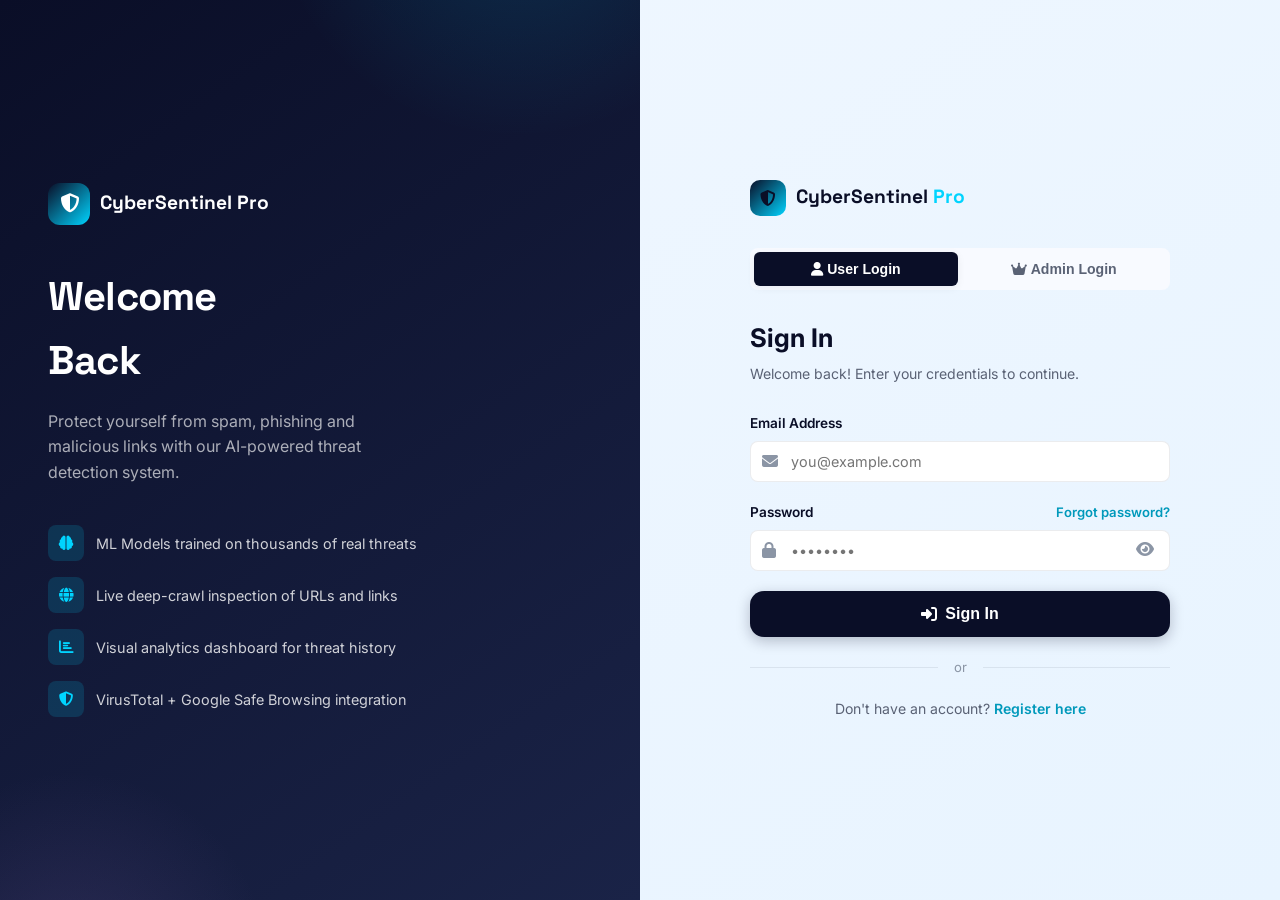
<file: frontend/scan.html>
<!DOCTYPE html>
<html lang="en">

<head>
  <meta charset="UTF-8">
  <meta name="viewport" content="width=device-width, initial-scale=1.0">
  <title>Threat Scanner — CyberSentinel Pro</title>
  <link rel="stylesheet" href="assets/css/main.css">
  <link rel="stylesheet" href="assets/css/scan.css">
  <link rel="stylesheet" href="https://cdnjs.cloudflare.com/ajax/libs/font-awesome/6.5.0/css/all.min.css">
</head>

<body>

  <!-- Navigation -->
  <nav class="navbar" id="navbar">
    <div class="nav-logo">
      <div class="logo-icon"><i class="fas fa-shield-halved"></i></div>
      <span>CyberSentinel <span style="color:var(--blue)">Pro</span></span>
    </div>
    <div class="nav-links">
      <a href="dashboard.html" class="nav-link">Dashboard</a>
      <a href="scan.html" class="nav-link active">Scanner</a>
      <a href="history.html" class="nav-link">History</a>
    </div>
    <div class="nav-actions">
      <span id="user-name-nav" class="text-muted" style="font-size:0.85rem;"></span>
      <button class="btn btn-outline btn-sm" onclick="logout()"><i class="fas fa-sign-out-alt"></i> Logout</button>
    </div>
  </nav>

  <!-- Loading Overlay -->
  <div id="scan-loading" class="scan-loading-overlay hidden">
    <div class="scan-ring">
      <div class="scan-line"></div>
    </div>
    <div class="scan-loading-text" id="scan-loading-title">Analyzing...</div>
    <div class="scan-step-list" id="scan-steps">
      <div class="scan-step" id="step-1"><span class="step-dot"></span> Running ML analysis</div>
      <div class="scan-step" id="step-2"><span class="step-dot"></span> Extracting URLs</div>
      <div class="scan-step" id="step-3"><span class="step-dot"></span> Deep link inspection</div>
      <div class="scan-step" id="step-4"><span class="step-dot"></span> Checking VirusTotal</div>
      <div class="scan-step" id="step-5"><span class="step-dot"></span> Generating report</div>
    </div>
  </div>

  <div class="container pt-nav" style="padding-top:90px;">
    <div style="padding:1.5rem 0 1rem;">
      <h1 style="font-size:1.75rem;">Threat Scanner</h1>
      <p class="text-muted">Select a scan type and submit your content for AI-powered analysis.</p>
    </div>

    <div class="scan-layout">
      <!-- Sidebar -->
      <div class="scan-sidebar">
        <h3>Scan Type</h3>
        <button class="scan-nav-item active" onclick="switchPanel('sms')" id="nav-sms">
          <span class="icon"><i class="fas fa-comment-alt"></i></span> SMS Scanner
        </button>
        <button class="scan-nav-item" onclick="switchPanel('email-address')" id="nav-email-address">
          <span class="icon"><i class="fas fa-envelope"></i></span> Email Address
        </button>
        <button class="scan-nav-item" onclick="switchPanel('email-body')" id="nav-email-body">
          <span class="icon"><i class="fas fa-file-lines"></i></span> Email Body
        </button>
        <button class="scan-nav-item" onclick="switchPanel('url')" id="nav-url">
          <span class="icon"><i class="fas fa-link"></i></span> URL / Link
        </button>

        <div class="section-divider" style="margin:1rem 0;"></div>
        <h3>Quick Links</h3>
        <a href="dashboard.html" class="scan-nav-item" style="text-decoration:none;">
          <span class="icon"><i class="fas fa-chart-bar"></i></span> Dashboard
        </a>
        <a href="history.html" class="scan-nav-item" style="text-decoration:none;">
          <span class="icon"><i class="fas fa-history"></i></span> History
        </a>
      </div>

      <!-- Main Area -->
      <div class="scan-main">

        <!-- ── SMS PANEL ── -->
        <div class="scan-panel active" id="panel-sms">
          <div class="panel-header">
            <h2><i class="fas fa-comment-alt"></i> SMS Spam Detection</h2>
            <p>Paste the SMS text below. Our ML model will classify it and inspect any embedded links in real-time.</p>
          </div>
          <div class="scan-card">
            <div class="form-group">
              <label class="form-label">SMS Message Text</label>
              <textarea class="form-textarea" id="sms-input"
                placeholder="Paste the SMS message here e.g. 'WINNER!! You have won a £1000 prize. Call 09061701461 to claim...'"
                style="min-height:140px;"></textarea>
            </div>
            <div class="toggle-row">
              <div class="toggle-label">
                Deep Link Inspection
                <small>Crawl any URLs found in the SMS</small>
              </div>
              <label class="toggle-switch">
                <input type="checkbox" id="sms-inspect" checked>
                <span class="toggle-track"></span>
              </label>
            </div>
            <button class="btn btn-primary btn-block btn-lg btn-ripple scan-btn" onclick="runScan('sms')">
              <i class="fas fa-search"></i> Analyze SMS
            </button>
          </div>
          <div id="result-sms" class="hidden"></div>
        </div>

        <!-- ── EMAIL ADDRESS PANEL ── -->
        <div class="scan-panel" id="panel-email-address">
          <div class="panel-header">
            <h2><i class="fas fa-envelope"></i> Email Address Validation</h2>
            <p>Check if an email address is valid, real, or potentially fake. We verify syntax, DNS MX records, domain
              age and disposable email detection.</p>
          </div>
          <div class="scan-card">
            <div class="form-group">
              <label class="form-label">Email Address</label>
              <div class="input-icon-wrap">
                <i class="input-icon fas fa-envelope"></i>
                <input type="email" class="form-input" id="email-addr-input" placeholder="suspicious@example.com"
                  style="font-size:1rem;">
              </div>
            </div>
            <button class="btn btn-primary btn-block btn-lg btn-ripple scan-btn" onclick="runScan('email-address')">
              <i class="fas fa-search"></i> Validate Email Address
            </button>
          </div>
          <div id="result-email-address" class="hidden"></div>
        </div>

        <!-- ── EMAIL BODY PANEL ── -->
        <div class="scan-panel" id="panel-email-body">
          <div class="panel-header">
            <h2><i class="fas fa-file-lines"></i> Email Body Analysis</h2>
            <p>Paste a suspicious email body. Our SVM classifier detects spam and phishing, then inspects every URL
              inside.</p>
          </div>
          <div class="scan-card">
            <div class="form-group">
              <label class="form-label">Email Body Content</label>
              <textarea class="form-textarea" id="email-body-input" placeholder="Paste the email body content here..."
                style="min-height:180px;"></textarea>
            </div>
            <div class="toggle-row">
              <div class="toggle-label">
                Inspect Links in Email
                <small>Crawl all hyperlinks found in the email body</small>
              </div>
              <label class="toggle-switch">
                <input type="checkbox" id="email-body-inspect" checked>
                <span class="toggle-track"></span>
              </label>
            </div>
            <button class="btn btn-primary btn-block btn-lg btn-ripple scan-btn" onclick="runScan('email-body')">
              <i class="fas fa-search"></i> Analyze Email Body
            </button>
          </div>
          <div id="result-email-body" class="hidden"></div>
        </div>

        <!-- ── URL PANEL ── -->
        <div class="scan-panel" id="panel-url">
          <div class="panel-header">
            <h2><i class="fas fa-link"></i> URL / Link Inspector</h2>
            <p>Enter any URL for comprehensive analysis: ML phishing detection, live crawl, SSL check, redirect
              analysis, content inspection, VirusTotal & Google Safe Browsing.</p>
          </div>
          <div class="scan-card">
            <div class="form-group">
              <label class="form-label">URL to Inspect</label>
              <div class="input-icon-wrap">
                <i class="input-icon fas fa-globe"></i>
                <input type="url" class="form-input" id="url-input"
                  placeholder="https://suspicious-site.com/login?verify=true" style="font-size:0.95rem;">
              </div>
            </div>
            <div class="toggle-row">
              <div class="toggle-label">
                Deep Crawl (Recommended)
                <small>Visit the URL, follow redirects, inspect live content</small>
              </div>
              <label class="toggle-switch">
                <input type="checkbox" id="url-inspect" checked>
                <span class="toggle-track"></span>
              </label>
            </div>
            <button class="btn btn-primary btn-block btn-lg btn-ripple scan-btn" onclick="runScan('url')">
              <i class="fas fa-search"></i> Inspect URL
            </button>
          </div>
          <div id="result-url" class="hidden"></div>
        </div>

      </div><!-- /scan-main -->
    </div><!-- /scan-layout -->
  </div>

  <div id="toast-container"></div>
  <script src="assets/js/auth.js"></script>
  <script src="assets/js/api.js"></script>
  <script> src="assets/js/animations.js"></script>
  <script src="assets/js/scan.js"></script>

  <script>
  const token = sessionStorage.getItem('Utoken');
  if (!token) {
      window.location.href = 'login.html';
    }

  </script>
</body>

</html>
</file>
<file: frontend/assets/css/main.css>
/* ===================================================
   CyberSentinel Pro — Global CSS + Animations
   =================================================== */

@import url('https://fonts.googleapis.com/css2?family=Inter:wght@300;400;500;600;700;800&family=Space+Grotesk:wght@400;500;600;700&display=swap');

/* ── CSS Variables ── */
:root {
  --bg: #ffffff;
  --bg-card: #f8faff;
  --bg-dark: #0A0E27;
  --navy: #0A0E27;
  --navy-light: #141830;
  --blue: #00D4FF;
  --blue-dark: #0099BB;
  --blue-glow: rgba(0, 212, 255, 0.25);
  --purple: #7B5EA7;
  --danger: #FF4757;
  --danger-glow: rgba(255, 71, 87, 0.25);
  --warning: #FFA502;
  --warning-glow: rgba(255, 165, 2, 0.25);
  --success: #2ED573;
  --success-glow: rgba(46, 213, 115, 0.25);
  --text-primary: #0A0E27;
  --text-secondary: #5A6275;
  --text-light: #8B95A5;
  --border: rgba(0, 212, 255, 0.15);
  --border-soft: rgba(10, 14, 39, 0.08);
  --shadow-sm: 0 2px 8px rgba(10, 14, 39, 0.06);
  --shadow-md: 0 8px 24px rgba(10, 14, 39, 0.1);
  --shadow-lg: 0 16px 48px rgba(10, 14, 39, 0.14);
  --shadow-blue: 0 8px 32px rgba(0, 212, 255, 0.2);
  --radius-sm: 8px;
  --radius-md: 14px;
  --radius-lg: 20px;
  --radius-xl: 28px;
  --transition: 0.3s cubic-bezier(0.4, 0, 0.2, 1);
}

/* ── Reset & Base ── */
*, *::before, *::after { box-sizing: border-box; margin: 0; padding: 0; }

html { scroll-behavior: smooth; }

body {
  font-family: 'Inter', -apple-system, BlinkMacSystemFont, sans-serif;
  background: var(--bg);
  color: var(--text-primary);
  line-height: 1.6;
  overflow-x: hidden;
  -webkit-font-smoothing: antialiased;
}

/* ── Typography ── */
h1, h2, h3, h4 { font-family: 'Space Grotesk', sans-serif; font-weight: 700; letter-spacing: -0.02em; }
h1 { font-size: clamp(2rem, 5vw, 3.5rem); }
h2 { font-size: clamp(1.5rem, 3vw, 2.25rem); }
h3 { font-size: 1.25rem; }

a { text-decoration: none; color: inherit; }

/* ── Scrollbar ── */
::-webkit-scrollbar { width: 6px; }
::-webkit-scrollbar-track { background: transparent; }
::-webkit-scrollbar-thumb { background: var(--border); border-radius: 3px; }
::-webkit-scrollbar-thumb:hover { background: var(--blue); }

/* ────────────────────────────────────────
   NAVIGATION
──────────────────────────────────────── */
.navbar {
  position: fixed;
  top: 0; left: 0; right: 0;
  z-index: 1000;
  padding: 0 2rem;
  height: 68px;
  display: flex;
  align-items: center;
  justify-content: space-between;
  background: rgba(255, 255, 255, 0.85);
  backdrop-filter: blur(20px);
  -webkit-backdrop-filter: blur(20px);
  border-bottom: 1px solid var(--border-soft);
  transition: box-shadow var(--transition);
}

.navbar.scrolled { box-shadow: var(--shadow-md); }

.nav-logo {
  display: flex;
  align-items: center;
  gap: 10px;
  font-family: 'Space Grotesk', sans-serif;
  font-weight: 700;
  font-size: 1.2rem;
  color: var(--navy);
}

.nav-logo .logo-icon {
  width: 36px; height: 36px;
  background: linear-gradient(135deg, var(--navy), var(--blue));
  border-radius: 10px;
  display: flex; align-items: center; justify-content: center;
  font-size: 1rem;
}

.nav-links { display: flex; align-items: center; gap: 0.25rem; }

.nav-link {
  padding: 8px 16px;
  border-radius: var(--radius-sm);
  font-size: 0.9rem;
  font-weight: 500;
  color: var(--text-secondary);
  transition: all var(--transition);
}

.nav-link:hover, .nav-link.active {
  color: var(--navy);
  background: var(--bg-card);
}

.nav-actions { display: flex; align-items: center; gap: 0.75rem; }

/* ────────────────────────────────────────
   BUTTONS
──────────────────────────────────────── */
.btn {
  display: inline-flex;
  align-items: center;
  gap: 8px;
  padding: 10px 22px;
  border-radius: var(--radius-sm);
  font-size: 0.9rem;
  font-weight: 600;
  cursor: pointer;
  border: none;
  transition: all var(--transition);
  position: relative;
  overflow: hidden;
  white-space: nowrap;
}

.btn::before {
  content: '';
  position: absolute;
  inset: 0;
  background: rgba(255,255,255,0.15);
  transform: translateX(-100%);
  transition: transform 0.4s ease;
}

.btn:hover::before { transform: translateX(100%); }

.btn-primary {
  background: var(--navy);
  color: #fff;
  box-shadow: 0 4px 14px rgba(10,14,39,0.25);
}
.btn-primary:hover {
  transform: translateY(-2px);
  box-shadow: 0 8px 24px rgba(10,14,39,0.3);
}

.btn-blue {
  background: linear-gradient(135deg, var(--blue), var(--blue-dark));
  color: #fff;
  box-shadow: var(--shadow-blue);
}
.btn-blue:hover {
  transform: translateY(-2px);
  box-shadow: 0 12px 36px rgba(0,212,255,0.35);
}

.btn-outline {
  background: transparent;
  color: var(--navy);
  border: 1.5px solid var(--border-soft);
}
.btn-outline:hover {
  border-color: var(--blue);
  color: var(--blue-dark);
  background: var(--blue-glow);
}

.btn-danger {
  background: var(--danger);
  color: #fff;
}
.btn-danger:hover { transform: translateY(-2px); box-shadow: 0 8px 24px var(--danger-glow); }

.btn-sm { padding: 7px 16px; font-size: 0.8rem; }
.btn-lg { padding: 14px 32px; font-size: 1rem; border-radius: var(--radius-md); }
.btn-block { width: 100%; justify-content: center; }

/* Ripple effect */
.btn-ripple { position: relative; overflow: hidden; }
.ripple-wave {
  position: absolute;
  border-radius: 50%;
  transform: scale(0);
  animation: ripple 0.6s linear;
  background: rgba(255,255,255,0.3);
  pointer-events: none;
}
@keyframes ripple {
  to { transform: scale(4); opacity: 0; }
}

/* ────────────────────────────────────────
   CARDS
──────────────────────────────────────── */
.card {
  background: var(--bg-card);
  border: 1px solid var(--border-soft);
  border-radius: var(--radius-lg);
  padding: 1.75rem;
  transition: all var(--transition);
}

.card:hover {
  transform: translateY(-4px);
  box-shadow: var(--shadow-lg);
  border-color: var(--border);
}

.card-glass {
  background: rgba(255, 255, 255, 0.7);
  backdrop-filter: blur(12px);
  border: 1px solid rgba(255,255,255,0.9);
}

/* ────────────────────────────────────────
   STAT CARDS
──────────────────────────────────────── */
.stat-card {
  display: flex;
  align-items: center;
  gap: 1rem;
  padding: 1.25rem 1.5rem;
  background: var(--bg-card);
  border: 1px solid var(--border-soft);
  border-radius: var(--radius-md);
  transition: all var(--transition);
}

.stat-card:hover {
  transform: translateY(-3px);
  box-shadow: var(--shadow-md);
}

.stat-icon {
  width: 48px; height: 48px;
  border-radius: var(--radius-sm);
  display: flex; align-items: center; justify-content: center;
  font-size: 1.4rem;
  flex-shrink: 0;
}

.stat-icon.blue { background: rgba(0,212,255,0.12); }
.stat-icon.green { background: rgba(46,213,115,0.12); }
.stat-icon.red { background: rgba(255,71,87,0.12); }
.stat-icon.orange { background: rgba(255,165,2,0.12); }
.stat-icon.purple { background: rgba(123,94,167,0.12); }

.stat-value {
  font-size: 1.8rem;
  font-weight: 800;
  font-family: 'Space Grotesk', sans-serif;
  line-height: 1;
}

.stat-label { font-size: 0.8rem; color: var(--text-secondary); font-weight: 500; margin-top: 2px; }

/* ────────────────────────────────────────
   BADGES / VERDICTS
──────────────────────────────────────── */
.badge {
  display: inline-flex;
  align-items: center;
  gap: 5px;
  padding: 4px 12px;
  border-radius: 100px;
  font-size: 0.78rem;
  font-weight: 600;
  letter-spacing: 0.03em;
}

.badge-safe { background: rgba(46,213,115,0.12); color: #1a8a45; }
.badge-spam { background: rgba(255,165,2,0.12); color: #b36b00; }
.badge-phishing { background: rgba(255,71,87,0.12); color: #cc1a2a; }
.badge-dangerous { background: rgba(255,71,87,0.12); color: #cc1a2a; }
.badge-suspicious { background: rgba(255,165,2,0.12); color: #b36b00; }
.badge-legitimate { background: rgba(46,213,115,0.12); color: #1a8a45; }
.badge-disposable { background: rgba(123,94,167,0.12); color: #5a3e85; }
.badge-invalid { background: rgba(255,71,87,0.12); color: #cc1a2a; }

/* Pulsing danger badge */
.badge-dangerous, .badge-phishing {
  animation: badgePulse 2s ease-in-out infinite;
}
@keyframes badgePulse {
  0%, 100% { box-shadow: 0 0 0 0 var(--danger-glow); }
  50% { box-shadow: 0 0 0 6px rgba(255,71,87,0); }
}

/* ────────────────────────────────────────
   FORMS & INPUTS
──────────────────────────────────────── */
.form-group { margin-bottom: 1.25rem; }

.form-label {
  display: block;
  font-size: 0.85rem;
  font-weight: 600;
  color: var(--text-primary);
  margin-bottom: 6px;
}

.form-input, .form-textarea, .form-select {
  width: 100%;
  padding: 11px 14px;
  border: 1.5px solid var(--border-soft);
  border-radius: var(--radius-sm);
  font-size: 0.9rem;
  font-family: 'Inter', sans-serif;
  background: #fff;
  color: var(--text-primary);
  transition: all var(--transition);
  outline: none;
}

.form-input:focus, .form-textarea:focus, .form-select:focus {
  border-color: var(--blue);
  box-shadow: 0 0 0 3px var(--blue-glow);
}

.form-textarea {
  resize: vertical;
  min-height: 120px;
  line-height: 1.6;
}

.input-icon-wrap {
  position: relative;
}

.input-icon-wrap .input-icon {
  position: absolute;
  left: 12px;
  top: 50%;
  transform: translateY(-50%);
  color: var(--text-light);
  font-size: 1rem;
  pointer-events: none;
}

.input-icon-wrap .form-input {
  padding-left: 40px;
}

.form-error {
  font-size: 0.78rem;
  color: var(--danger);
  margin-top: 4px;
  display: flex;
  align-items: center;
  gap: 4px;
}

/* ────────────────────────────────────────
   ALERTS
──────────────────────────────────────── */
.alert {
  padding: 12px 16px;
  border-radius: var(--radius-sm);
  font-size: 0.88rem;
  display: flex;
  align-items: flex-start;
  gap: 10px;
  margin-bottom: 1rem;
}

.alert-danger { background: rgba(255,71,87,0.08); border: 1px solid rgba(255,71,87,0.2); color: #cc1a2a; }
.alert-success { background: rgba(46,213,115,0.08); border: 1px solid rgba(46,213,115,0.2); color: #1a8a45; }
.alert-warning { background: rgba(255,165,2,0.08); border: 1px solid rgba(255,165,2,0.2); color: #b36b00; }
.alert-info { background: rgba(0,212,255,0.08); border: 1px solid rgba(0,212,255,0.2); color: #007a99; }

/* ────────────────────────────────────────
   LOADING STATES
──────────────────────────────────────── */
.spinner {
  width: 20px; height: 20px;
  border: 2px solid rgba(255,255,255,0.3);
  border-top-color: #fff;
  border-radius: 50%;
  animation: spin 0.7s linear infinite;
  display: inline-block;
}

.spinner-dark {
  border-color: rgba(0,212,255,0.2);
  border-top-color: var(--blue);
}

@keyframes spin { to { transform: rotate(360deg); } }

/* Scan loading animation */
.scan-loading {
  display: flex;
  flex-direction: column;
  align-items: center;
  gap: 1.5rem;
  padding: 3rem;
}

.scan-ring {
  width: 80px; height: 80px;
  position: relative;
}

.scan-ring::before, .scan-ring::after {
  content: '';
  position: absolute;
  inset: 0;
  border-radius: 50%;
  border: 3px solid transparent;
}

.scan-ring::before {
  border-top-color: var(--blue);
  animation: spin 1s linear infinite;
}

.scan-ring::after {
  border-bottom-color: var(--navy);
  animation: spin 1.5s linear infinite reverse;
}

.scan-line {
  position: absolute;
  top: 50%;
  left: 0; right: 0;
  height: 2px;
  background: linear-gradient(90deg, transparent, var(--blue), transparent);
  transform: translateY(-50%);
  animation: scanLine 2s ease-in-out infinite;
}

@keyframes scanLine {
  0%, 100% { opacity: 0; top: 10%; }
  50% { opacity: 1; top: 90%; }
}

/* ────────────────────────────────────────
   TABLES
──────────────────────────────────────── */
.table-wrap { overflow-x: auto; border-radius: var(--radius-md); border: 1px solid var(--border-soft); }

table { width: 100%; border-collapse: collapse; background: #fff; }

thead tr {
  background: var(--navy);
  color: #fff;
}

thead th {
  padding: 12px 16px;
  text-align: left;
  font-size: 0.8rem;
  font-weight: 600;
  letter-spacing: 0.05em;
  text-transform: uppercase;
}

tbody tr {
  border-bottom: 1px solid var(--border-soft);
  transition: background var(--transition);
}

tbody tr:hover { background: var(--bg-card); }

tbody td { padding: 12px 16px; font-size: 0.88rem; vertical-align: middle; }
tbody tr:last-child { border-bottom: none; }

/* ────────────────────────────────────────
   RISK SCORE GAUGE
──────────────────────────────────────── */
.risk-gauge {
  position: relative;
  width: 140px; height: 80px;
  overflow: hidden;
  margin: 0 auto;
}

.risk-gauge svg { width: 140px; height: 140px; }

.gauge-needle {
  transform-origin: 70px 70px;
  transition: transform 1.2s cubic-bezier(0.34, 1.56, 0.64, 1);
}

/* ────────────────────────────────────────
   REVEAL ANIMATIONS
──────────────────────────────────────── */
.reveal { opacity: 0; transform: translateY(24px); transition: opacity 0.6s ease, transform 0.6s ease; }
.reveal.visible { opacity: 1; transform: translateY(0); }
.reveal-delay-1 { transition-delay: 0.1s; }
.reveal-delay-2 { transition-delay: 0.2s; }
.reveal-delay-3 { transition-delay: 0.3s; }
.reveal-delay-4 { transition-delay: 0.4s; }

/* ────────────────────────────────────────
   PARTICLES BACKGROUND
──────────────────────────────────────── */
#particles-canvas {
  position: absolute;
  inset: 0;
  pointer-events: none;
  z-index: 0;
}

/* ────────────────────────────────────────
   UTILITY
──────────────────────────────────────── */
.container { max-width: 1200px; margin: 0 auto; padding: 0 1.5rem; }
.flex { display: flex; }
.flex-center { display: flex; align-items: center; justify-content: center; }
.gap-1 { gap: 0.5rem; }
.gap-2 { gap: 1rem; }
.gap-3 { gap: 1.5rem; }
.grid-2 { display: grid; grid-template-columns: repeat(auto-fit, minmax(280px, 1fr)); gap: 1.25rem; }
.grid-3 { display: grid; grid-template-columns: repeat(auto-fit, minmax(220px, 1fr)); gap: 1.25rem; }
.grid-4 { display: grid; grid-template-columns: repeat(auto-fit, minmax(180px, 1fr)); gap: 1rem; }
.text-center { text-align: center; }
.text-muted { color: var(--text-secondary); font-size: 0.88rem; }
.text-danger { color: var(--danger); }
.text-success { color: var(--success); }
.text-blue { color: var(--blue-dark); }
.fw-600 { font-weight: 600; }
.fw-700 { font-weight: 700; }
.mt-1 { margin-top: 0.5rem; }
.mt-2 { margin-top: 1rem; }
.mt-3 { margin-top: 1.5rem; }
.mb-1 { margin-bottom: 0.5rem; }
.mb-2 { margin-bottom: 1rem; }
.mb-3 { margin-bottom: 1.5rem; }
.hidden { display: none !important; }
.pt-nav { padding-top: 90px; }

/* ────────────────────────────────────────
   GRADIENT TEXT
──────────────────────────────────────── */
.gradient-text {
  background: linear-gradient(135deg, var(--navy) 0%, var(--blue-dark) 100%);
  -webkit-background-clip: text;
  -webkit-text-fill-color: transparent;
  background-clip: text;
}

/* ────────────────────────────────────────
   SECTION DIVIDER
──────────────────────────────────────── */
.section-divider {
  height: 1px;
  background: linear-gradient(90deg, transparent, var(--border), transparent);
  margin: 3rem 0;
}

/* ────────────────────────────────────────
   TOAST NOTIFICATIONS
──────────────────────────────────────── */
#toast-container {
  position: fixed;
  bottom: 24px; right: 24px;
  z-index: 9999;
  display: flex;
  flex-direction: column;
  gap: 10px;
  pointer-events: none;
}

.toast {
  display: flex;
  align-items: center;
  gap: 10px;
  padding: 12px 18px;
  border-radius: var(--radius-md);
  background: var(--navy);
  color: #fff;
  font-size: 0.88rem;
  font-weight: 500;
  box-shadow: var(--shadow-lg);
  pointer-events: auto;
  animation: slideInToast 0.4s ease, slideOutToast 0.4s ease 3.6s forwards;
  max-width: 340px;
}

.toast.toast-success { background: #1a5c35; border-left: 3px solid var(--success); }
.toast.toast-error { background: #6b1a24; border-left: 3px solid var(--danger); }
.toast.toast-warning { background: #6b4a00; border-left: 3px solid var(--warning); }
.toast.toast-info { background: var(--navy); border-left: 3px solid var(--blue); }

@keyframes slideInToast { from { opacity: 0; transform: translateX(60px); } to { opacity: 1; transform: translateX(0); } }
@keyframes slideOutToast { to { opacity: 0; transform: translateX(60px); } }

/* ────────────────────────────────────────
   MODAL
──────────────────────────────────────── */
.modal-overlay {
  position: fixed;
  inset: 0;
  background: rgba(10,14,39,0.5);
  backdrop-filter: blur(6px);
  z-index: 2000;
  display: flex;
  align-items: center;
  justify-content: center;
  padding: 1rem;
  animation: fadeIn 0.25s ease;
}

.modal {
  background: #fff;
  border-radius: var(--radius-xl);
  padding: 2rem;
  width: 100%;
  max-width: 480px;
  box-shadow: var(--shadow-lg);
  animation: scaleIn 0.3s cubic-bezier(0.34, 1.56, 0.64, 1);
}

.modal-header {
  display: flex;
  align-items: center;
  justify-content: space-between;
  margin-bottom: 1.5rem;
}

.modal-close {
  width: 32px; height: 32px;
  border-radius: 50%;
  border: none;
  background: var(--bg-card);
  color: var(--text-secondary);
  cursor: pointer;
  display: flex;
  align-items: center;
  justify-content: center;
  transition: all var(--transition);
  font-size: 1rem;
}

.modal-close:hover { background: var(--danger); color: #fff; }

@keyframes fadeIn { from { opacity: 0; } to { opacity: 1; } }
@keyframes scaleIn { from { opacity: 0; transform: scale(0.9); } to { opacity: 1; transform: scale(1); } }

/* ────────────────────────────────────────
   RESPONSIVE
──────────────────────────────────────── */
@media (max-width: 768px) {
  .nav-links { display: none; }
  .container { padding: 0 1rem; }
  .grid-4 { grid-template-columns: repeat(2, 1fr); }
}

@media (max-width: 480px) {
  .grid-4 { grid-template-columns: 1fr 1fr; }
  #toast-container { right: 12px; left: 12px; bottom: 12px; }
  .toast { max-width: 100%; }
}
</file>
<file: frontend/assets/css/dashboard.css>
/* Dashboard CSS */
.dash-layout { display: grid; grid-template-columns: 240px 1fr; gap: 1.5rem; min-height: calc(100vh - 90px); }

/* Sidebar */
.dash-sidebar {
  position: sticky; top: 90px; height: fit-content;
  background: var(--navy); color: #fff;
  border-radius: var(--radius-lg); padding: 1.5rem 1rem; overflow: hidden;
}

.dash-sidebar .user-info {
  display: flex; align-items: center; gap: 12px;
  padding: 0.75rem 0.5rem 1.25rem;
  border-bottom: 1px solid rgba(255,255,255,0.1);
  margin-bottom: 1rem;
}

.user-avatar {
  width: 44px; height: 44px; border-radius: 50%;
  background: linear-gradient(135deg, var(--blue), var(--purple));
  display: flex; align-items: center; justify-content: center;
  font-size: 1.1rem; font-weight: 700; color: #fff; flex-shrink: 0;
}

.user-info .name { font-size: 0.9rem; font-weight: 600; }
.user-info .role { font-size: 0.75rem; color: rgba(255,255,255,0.5); }

.sidebar-link {
  display: flex; align-items: center; gap: 12px;
  padding: 10px 14px; border-radius: var(--radius-sm);
  color: rgba(255,255,255,0.65); font-size: 0.88rem; font-weight: 500;
  cursor: pointer; transition: all var(--transition);
  text-decoration: none; margin-bottom: 4px;
}

.sidebar-link:hover { background: rgba(255,255,255,0.08); color: #fff; }
.sidebar-link.active { background: rgba(0,212,255,0.15); color: var(--blue); }
.sidebar-link .si { width: 18px; text-align: center; }

.sidebar-logout {
  margin-top: 1rem; padding-top: 1rem;
  border-top: 1px solid rgba(255,255,255,0.1);
}

/* Main content */
.dash-main { padding-bottom: 3rem; }

/* Section title */
.section-title { font-size: 1.25rem; font-weight: 700; margin-bottom: 1.25rem; }

/* Chart containers */
.chart-card {
  background: #fff; border: 1px solid var(--border-soft);
  border-radius: var(--radius-lg); padding: 1.5rem;
  transition: all var(--transition);
}
.chart-card:hover { box-shadow: var(--shadow-md); }
.chart-title { font-size: 0.88rem; font-weight: 700; color: var(--text-secondary); text-transform: uppercase; letter-spacing: 0.06em; margin-bottom: 1rem; }
.chart-wrap { position: relative; height: 220px; }
.chart-wrap.tall { height: 280px; }

/* Recent scans table */
.scan-row { cursor: default; }
.scan-type-icon { font-size: 1.1rem; }

/* Safety score display */
.safety-score-big {
  text-align: center; padding: 1.5rem;
  background: #fff; border: 1px solid var(--border-soft);
  border-radius: var(--radius-lg);
}
.safety-num {
  font-size: 4rem; font-family: 'Space Grotesk', sans-serif; font-weight: 800;
  line-height: 1; background: linear-gradient(135deg, var(--success), #1e90ff);
  -webkit-background-clip: text; -webkit-text-fill-color: transparent;
  background-clip: text;
}

/* Empty state */
.empty-state { text-align: center; padding: 3rem 1rem; color: var(--text-secondary); }
.empty-icon { font-size: 3rem; margin-bottom: 1rem; }

@media (max-width: 900px) { .dash-layout { grid-template-columns: 1fr; } .dash-sidebar { position: static; } }
</file>
<file: frontend/assets/css/scan.css>
/* Scan Page CSS */
.scan-layout { display: grid; grid-template-columns: 280px 1fr; gap: 1.5rem; min-height: calc(100vh - 90px); }

/* Sidebar */
.scan-sidebar {
  position: sticky;
  top: 90px;
  height: fit-content;
  background: var(--bg-card);
  border: 1px solid var(--border-soft);
  border-radius: var(--radius-lg);
  padding: 1.5rem 1rem;
}

.scan-sidebar h3 { font-size: 0.78rem; text-transform: uppercase; letter-spacing: 0.08em; color: var(--text-light); font-weight: 600; margin-bottom: 0.75rem; padding: 0 0.5rem; }

.scan-nav-item {
  display: flex;
  align-items: center;
  gap: 12px;
  padding: 11px 14px;
  border-radius: var(--radius-sm);
  cursor: pointer;
  transition: all var(--transition);
  font-size: 0.9rem;
  font-weight: 500;
  color: var(--text-secondary);
  margin-bottom: 4px;
  border: none;
  background: transparent;
  width: 100%;
  text-align: left;
}

.scan-nav-item .icon { font-size: 1rem; width: 20px; text-align: center; }
.scan-nav-item:hover { background: rgba(0,212,255,0.06); color: var(--navy); }
.scan-nav-item.active { background: var(--navy); color: #fff; }

/* Main scan area */
.scan-main { padding-bottom: 3rem; }

/* Tab panels */
.scan-panel { display: none; animation: fadeSlideUp 0.4s ease; }
.scan-panel.active { display: block; }

@keyframes fadeSlideUp {
  from { opacity: 0; transform: translateY(16px); }
  to { opacity: 1; transform: translateY(0); }
}

.panel-header { margin-bottom: 1.5rem; }
.panel-header h2 { font-size: 1.5rem; }
.panel-header p { color: var(--text-secondary); font-size: 0.9rem; margin-top: 4px; }

/* Scan input card */
.scan-card {
  background: #fff;
  border: 1px solid var(--border-soft);
  border-radius: var(--radius-lg);
  padding: 1.75rem;
  margin-bottom: 1.5rem;
}

.scan-card .scan-btn {
  margin-top: 0.5rem;
  position: relative;
  overflow: hidden;
}

/* Deep inspect toggle */
.toggle-row {
  display: flex;
  align-items: center;
  justify-content: space-between;
  padding: 10px 14px;
  background: var(--bg-card);
  border-radius: var(--radius-sm);
  margin-bottom: 1rem;
  border: 1px solid var(--border-soft);
}

.toggle-label { font-size: 0.85rem; font-weight: 500; }
.toggle-label small { display: block; color: var(--text-light); font-size: 0.75rem; font-weight: 400; }

.toggle-switch { position: relative; width: 44px; height: 24px; }
.toggle-switch input { opacity: 0; width: 0; height: 0; }
.toggle-track {
  position: absolute; inset: 0;
  background: var(--border-soft);
  border-radius: 100px;
  cursor: pointer;
  transition: background var(--transition);
}
.toggle-track::before {
  content: '';
  position: absolute;
  width: 18px; height: 18px;
  top: 3px; left: 3px;
  background: #fff;
  border-radius: 50%;
  transition: transform var(--transition);
  box-shadow: 0 1px 4px rgba(0,0,0,0.2);
}
.toggle-switch input:checked + .toggle-track { background: var(--blue); }
.toggle-switch input:checked + .toggle-track::before { transform: translateX(20px); }

/* ── RESULT PANEL ── */
.result-panel {
  background: #fff;
  border: 1px solid var(--border-soft);
  border-radius: var(--radius-lg);
  overflow: hidden;
}
.result-panel.verdict-danger { border-color: rgba(255,71,87,0.24); }
.result-panel.verdict-danger .result-header {
  background: linear-gradient(100deg, rgba(255,71,87,0.09), rgba(255,255,255,0) 72%);
  border-bottom-color: rgba(255,71,87,0.16);
}

.result-header {
  padding: 1.5rem 1.75rem;
  border-bottom: 1px solid var(--border-soft);
  display: flex;
  align-items: center;
  justify-content: space-between;
  flex-wrap: wrap;
  gap: 1rem;
}

.verdict-display {
  display: flex;
  align-items: center;
  gap: 1rem;
}

.verdict-icon {
  width: 60px; height: 60px;
  border-radius: 50%;
  display: flex; align-items: center; justify-content: center;
  font-size: 0.72rem;
  font-family: 'Space Grotesk', sans-serif;
  font-weight: 800;
  letter-spacing: 0.08em;
  flex-shrink: 0;
}

.verdict-icon.safe { background: rgba(46,213,115,0.12); animation: none; }
.verdict-icon.danger { background: rgba(255,71,87,0.12); animation: verdictPulse 1.5s ease-in-out infinite; }
.verdict-icon.danger { color: var(--danger); border: 1px solid rgba(255,71,87,0.22); }
.verdict-icon.warning { background: rgba(255,165,2,0.12); }

@keyframes verdictPulse {
  0%,100% { box-shadow: 0 0 0 0 rgba(255,71,87,0); }
  50% { box-shadow: 0 0 0 12px rgba(255,71,87,0); }
}

.verdict-text { min-width: 0; }
.verdict-heading { margin: 0 0 0.45rem; line-height: 1; }
.verdict-heading .badge {
  display: inline-block;
  padding: 0;
  background: transparent;
  color: var(--success);
  font-family: 'Space Grotesk', sans-serif;
  font-size: clamp(1.35rem, 3vw, 1.85rem);
  font-weight: 800;
  letter-spacing: 0.03em;
}
.verdict-text .verdict-sub {
  display: flex;
  align-items: center;
  gap: 0.55rem;
  flex-wrap: wrap;
  font-size: 0.78rem;
  color: var(--text-secondary);
}
.verdict-sub strong { color: var(--text-primary); font-weight: 700; }
.verdict-divider { color: var(--text-light); }
.verdict-icon.danger + .verdict-text .verdict-heading .badge { color: var(--danger); }
.verdict-icon.danger + .verdict-text .verdict-heading .badge { letter-spacing: 0.05em; }
.verdict-icon.warning + .verdict-text .verdict-heading .badge { color: var(--warning); }

/* Risk score gauge */
.risk-section {
  padding: 1.25rem 1.75rem;
  background: var(--bg-card);
  border-bottom: 1px solid var(--border-soft);
}

.risk-bar-wrap { margin-top: 0.5rem; }
.risk-bar-bg {
  height: 10px;
  background: var(--border-soft);
  border-radius: 5px;
  overflow: hidden;
}
.risk-bar-fill {
  height: 100%;
  border-radius: 5px;
  transition: width 1.2s cubic-bezier(0.34, 1.56, 0.64, 1);
}
.risk-pct { font-size: 0.8rem; color: var(--text-secondary); margin-top: 4px; float: right; }

/* Evidence list */
.evidence-section {
  padding: 1.5rem 1.75rem;
  border-bottom: 1px solid var(--border-soft);
}

.evidence-list { display: flex; flex-direction: column; gap: 0.6rem; margin-top: 0.75rem; }
.evidence-item {
  display: flex;
  align-items: flex-start;
  gap: 10px;
  font-size: 0.875rem;
  padding: 8px 12px;
  border-radius: var(--radius-sm);
  background: var(--bg-card);
}

/* Link inspection section */
.links-section { padding: 1.5rem 1.75rem; }
.link-inspection-card {
  background: var(--bg-card);
  border: 1px solid var(--border-soft);
  border-radius: var(--radius-md);
  padding: 1.25rem;
  margin-bottom: 1rem;
  transition: all var(--transition);
}
.link-inspection-card:hover { box-shadow: var(--shadow-md); }
.link-url {
  font-size: 0.82rem;
  color: var(--text-secondary);
  word-break: break-all;
  margin: 0.5rem 0;
  font-family: monospace;
}
.link-meta { display: flex; flex-wrap: wrap; gap: 8px; margin-top: 0.75rem; }
.link-tag {
  display: inline-flex; align-items: center; gap: 4px;
  padding: 3px 10px; border-radius: 100px;
  font-size: 0.75rem; font-weight: 500;
  background: var(--border-soft);
  color: var(--text-secondary);
}
.link-tag.green { background: rgba(46,213,115,0.12); color: #1a8a45; }
.link-tag.red { background: rgba(255,71,87,0.12); color: #cc1a2a; }
.link-tag.orange { background: rgba(255,165,2,0.12); color: #b36b00; }

/* ── LOADING OVERLAY ── */
.scan-loading-overlay {
  position: fixed; inset: 0; z-index: 500;
  background: rgba(255,255,255,0.85);
  backdrop-filter: blur(8px);
  display: flex; flex-direction: column; align-items: center; justify-content: center;
  gap: 1.5rem;
}
.scan-loading-text { font-size: 1rem; font-weight: 600; color: var(--navy); }
.scan-step-list { display: flex; flex-direction: column; gap: 0.5rem; max-width: 320px; }
.scan-step {
  display: flex; align-items: center; gap: 10px;
  font-size: 0.85rem; color: var(--text-secondary);
  padding: 6px 10px; border-radius: var(--radius-sm);
  background: var(--bg-card); border: 1px solid var(--border-soft);
  transition: all 0.3s ease;
}
.scan-step.active { background: rgba(0,212,255,0.08); border-color: rgba(0,212,255,0.3); color: var(--navy); }
.scan-step.done { background: rgba(46,213,115,0.08); border-color: rgba(46,213,115,0.3); color: #1a8a45; }
.scan-step .step-dot { width: 8px; height: 8px; border-radius: 50%; background: var(--border-soft); flex-shrink: 0; }
.scan-step.active .step-dot { background: var(--blue); animation: dotPulse 1s ease-in-out infinite; }
.scan-step.done .step-dot { background: var(--success); }

@keyframes dotPulse { 0%,100%{transform:scale(1);}50%{transform:scale(1.5);} }

/* Stat mini-cards in results */
.result-stats { display: grid; grid-template-columns: repeat(auto-fit, minmax(120px, 1fr)); gap: 0.75rem; margin-bottom: 1rem; }
.result-stat { text-align: center; padding: 0.75rem; background: var(--bg-card); border-radius: var(--radius-sm); border: 1px solid var(--border-soft); }
.result-stat .val { font-size: 1.4rem; font-weight: 800; font-family:'Space Grotesk',sans-serif; }
.result-stat .lbl { font-size: 0.72rem; color: var(--text-secondary); }

@media (max-width: 900px) { .scan-layout { grid-template-columns: 1fr; } .scan-sidebar { position: static; } }
</file>
